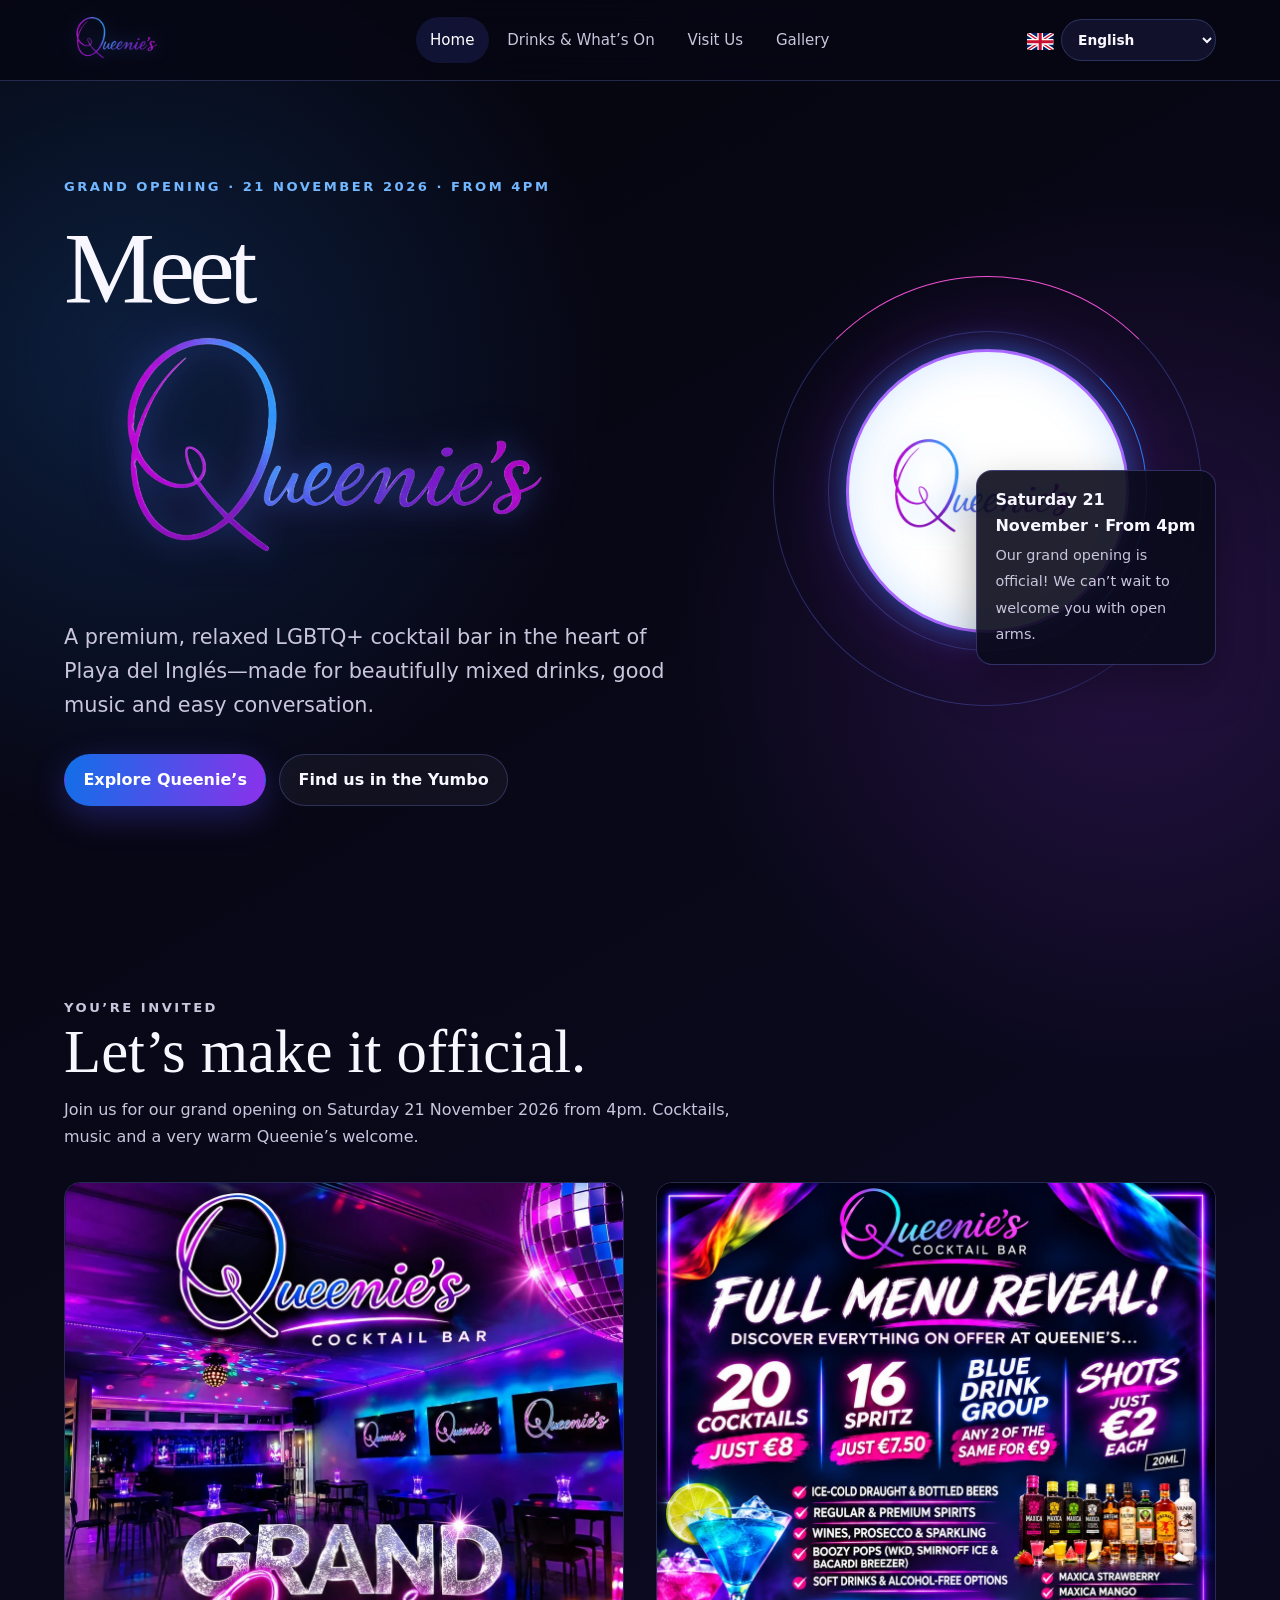
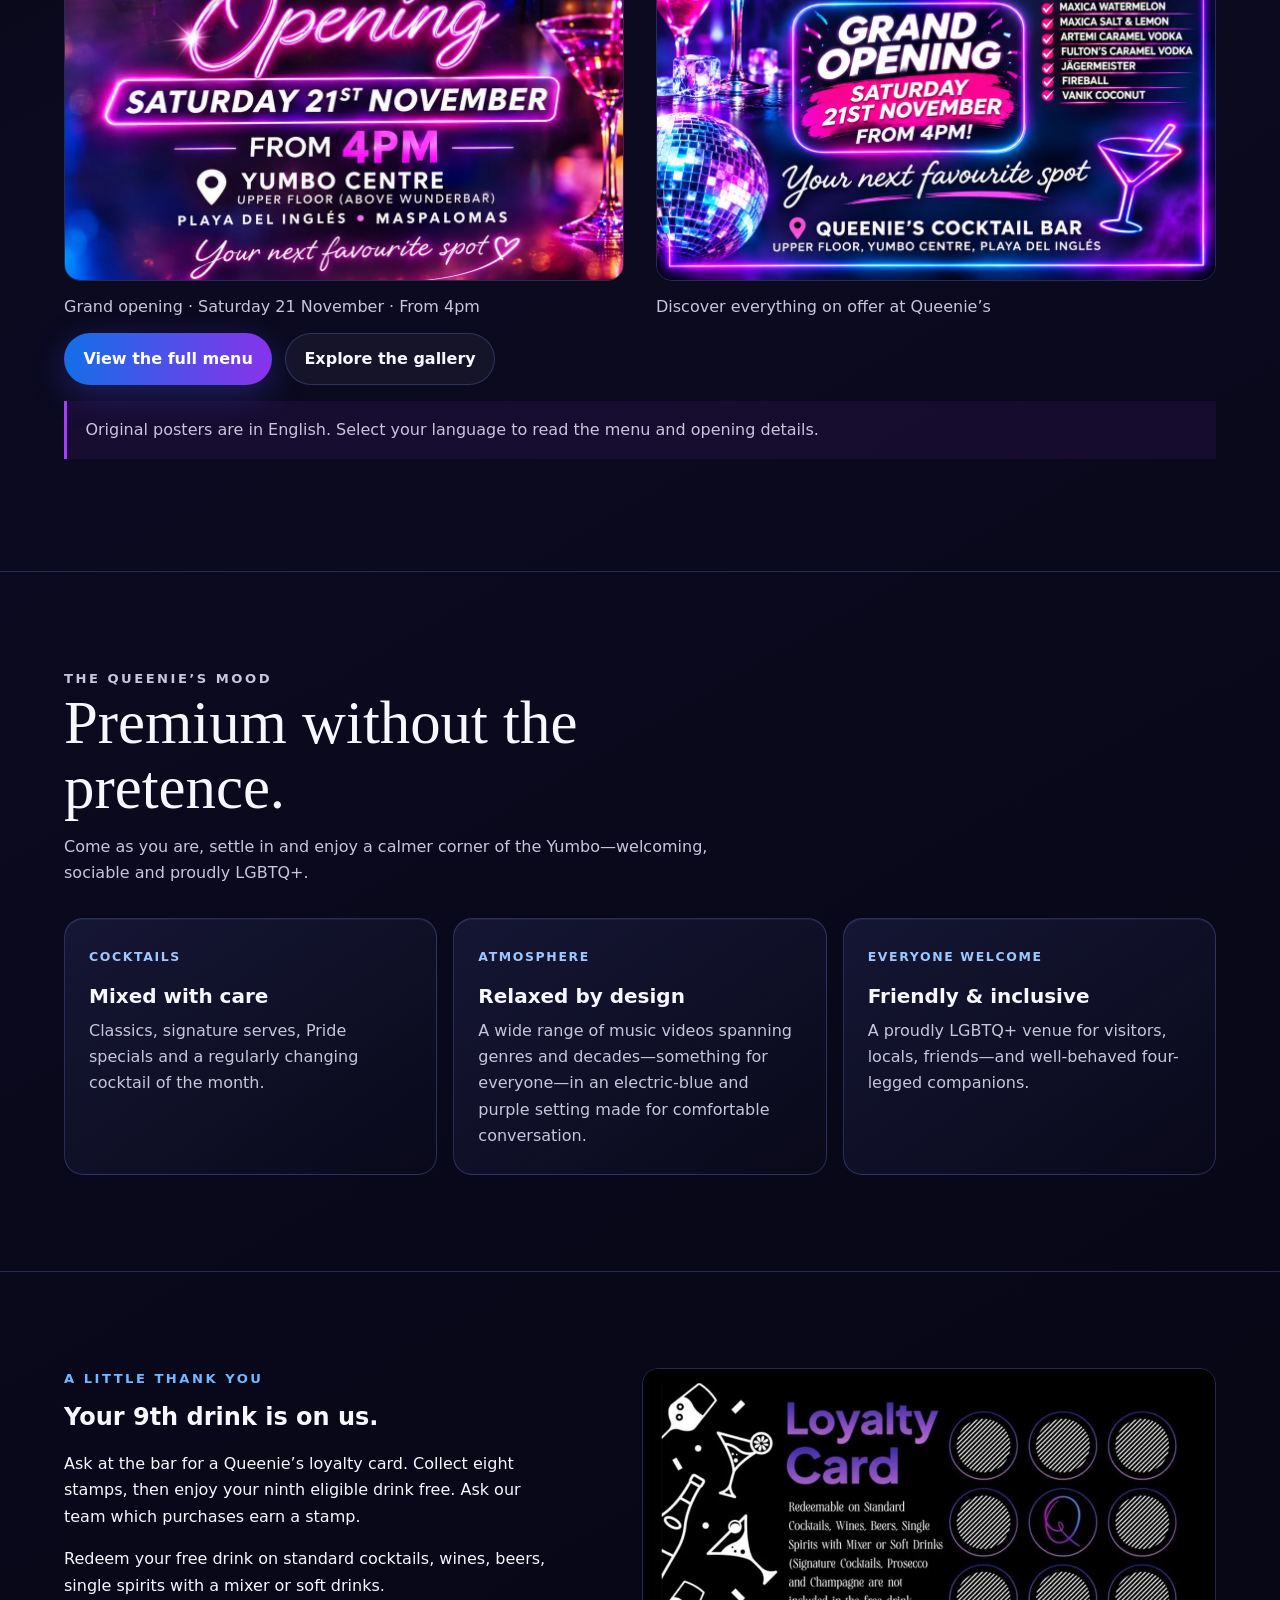
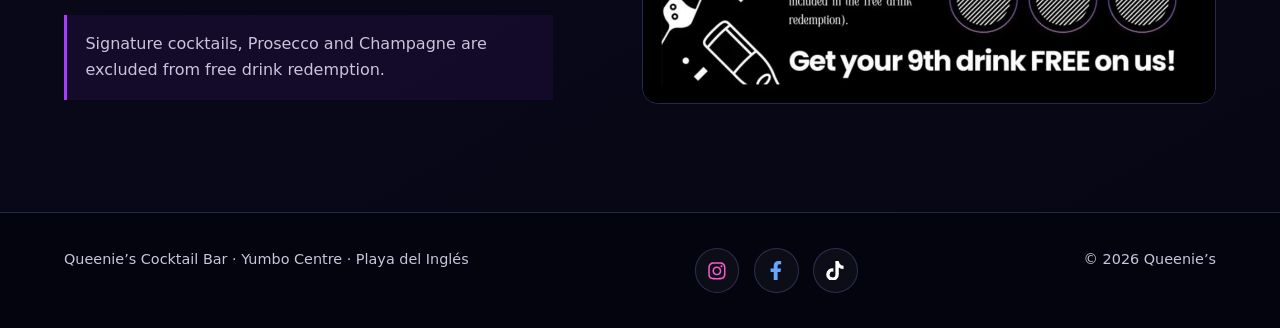
<file: index.html>
<!doctype html>
<html lang="en">
<head>
  <meta charset="utf-8">
  <meta name="viewport" content="width=device-width, initial-scale=1">
  <meta name="description" content="Queenie’s Cocktail Bar — premium cocktails and a relaxed, welcoming atmosphere in the Yumbo Centre, Playa del Inglés.">
  <title>Queenie’s Cocktail Bar | Yumbo Centre</title>
  <link rel="icon" type="image/jpeg" href="queenies-q.jpg">
  <link rel="stylesheet" href="styles.css?v=20261120">
</head>
<body>
  <a class="skip-link" href="#main">Skip to content</a>
  <header class="site-header">
    <div class="nav-wrap">
      <a class="brand" href="index.html" aria-label="Queenie’s home"><img class="brand-logo" src="queenies-logo.png" alt="Queenie’s"></a>
      <div class="header-controls"><label class="language-picker"><span class="visually-hidden">Language</span><span class="language-flag" data-flag aria-hidden="true">🇬🇧</span><select data-language aria-label="Language"><option value="en">English</option><option value="es">Español</option><option value="de">Deutsch</option><option value="fr">Français</option><option value="nl">Nederlands</option></select></label><button class="menu-button" type="button" aria-expanded="false" aria-controls="primary-nav" aria-label="Open navigation">Menu</button></div>
      <nav class="nav-links" id="primary-nav" aria-label="Primary navigation">
        <a href="index.html" aria-current="page">Home</a>
        <a href="drinks.html">Drinks &amp; What’s On</a>
        <a href="visit.html">Visit Us</a>
      <a href="gallery.html">Gallery</a></nav>
    </div>
  </header>

  <main id="main">
    <section class="shell hero">
      <div>
        <p class="eyebrow">Grand opening · 21 November 2026 · From 4pm</p>
        <h1><span class="hero-lead">Meet</span><img class="hero-logo" src="queenies-logo.png" alt="Queenie’s"></h1>
        <p class="hero-copy">A premium, relaxed LGBTQ+ cocktail bar in the heart of Playa del Inglés—made for beautifully mixed drinks, good music and easy conversation.</p>
        <div class="actions">
          <a class="button button-primary" href="drinks.html">Explore Queenie’s</a>
          <a class="button button-secondary" href="visit.html">Find us in the Yumbo</a>
        </div>
      </div>
      <div class="feature-orbit" aria-label="Queenie’s neon Q">
        <div class="q-display"><img class="q-logo" src="queenies-logo.png" alt="Queenie’s logo"></div>
        <div class="status-card"><strong>Saturday 21 November · From 4pm</strong><span>Our grand opening is official! We can’t wait to welcome you with open arms.</span></div>
      </div>
    </section>

<section class="section"><div class="shell"><div class="section-heading"><p class="eyebrow">You’re invited</p><h2>Let’s make it official.</h2><p>Join us for our grand opening on Saturday 21 November 2026 from 4pm. Cocktails, music and a very warm Queenie’s welcome.</p></div><div class="launch-posters"><figure><a href="grand-opening.webp" target="_blank" rel="noopener"><img src="grand-opening.webp" alt="Queenie’s grand opening poster" width="1122" height="1402" loading="lazy"></a><figcaption>Grand opening · Saturday 21 November · From 4pm</figcaption></figure><figure><a href="menu-reveal.webp" target="_blank" rel="noopener"><img src="menu-reveal.webp" alt="Queenie’s full menu reveal poster" width="1122" height="1402" loading="lazy"></a><figcaption>Discover everything on offer at Queenie’s</figcaption></figure></div><div class="actions"><a class="button button-primary" href="drinks.html#menu">View the full menu</a><a class="button button-secondary" href="gallery.html">Explore the gallery</a></div><p class="note">Original posters are in English. Select your language to read the menu and opening details.</p></div></section>
    <section class="section">
      <div class="shell">
        <div class="section-heading"><p class="eyebrow">The Queenie’s mood</p><h2>Premium without the pretence.</h2><p>Come as you are, settle in and enjoy a calmer corner of the Yumbo—welcoming, sociable and proudly LGBTQ+.</p></div>
        <div class="cards">
          <article class="card"><span class="label">Cocktails</span><h3>Mixed with care</h3><p>Classics, signature serves, Pride specials and a regularly changing cocktail of the month.</p></article>
          <article class="card"><span class="label">Atmosphere</span><h3>Relaxed by design</h3><p>A wide range of music videos spanning genres and decades—something for everyone—in an electric-blue and purple setting made for comfortable conversation.</p></article>
          <article class="card"><span class="label">Everyone welcome</span><h3>Friendly &amp; inclusive</h3><p>A proudly LGBTQ+ venue for visitors, locals, friends—and well-behaved four-legged companions.</p></article>
        </div>
      </div>
    </section>

<section class="section" id="loyalty"><div class="shell split loyalty"><div><p class="eyebrow">A little thank you</p><h2>Your 9th drink is on us.</h2><p>Ask at the bar for a Queenie’s loyalty card. Collect eight stamps, then enjoy your ninth eligible drink free. Ask our team which purchases earn a stamp.</p><p>Redeem your free drink on standard cocktails, wines, beers, single spirits with a mixer or soft drinks.</p><p class="note">Signature cocktails, Prosecco and Champagne are excluded from free drink redemption.</p></div><a href="loyalty-card.webp" target="_blank" rel="noopener"><img src="loyalty-card.webp" alt="Queenie’s loyalty card: get your ninth drink free" width="1000" height="600" loading="lazy"></a></div></section>
  </main>

  <footer class="site-footer"><div class="footer-wrap"><p>Queenie’s Cocktail Bar · Yumbo Centre · Playa del Inglés</p><nav class="footer-social" aria-label="Social media"><a class="social-icon-link instagram" href="https://www.instagram.com/queeniesyumbo/" target="_blank" rel="noopener noreferrer" aria-label="Queenie’s on Instagram"><svg viewBox="0 0 448 512" aria-hidden="true"><path d="M224.1 141c-63.6 0-114.9 51.3-114.9 114.9s51.3 114.9 114.9 114.9S339 319.5 339 255.9 287.7 141 224.1 141zm0 189.6c-41.1 0-74.7-33.5-74.7-74.7s33.5-74.7 74.7-74.7 74.7 33.5 74.7 74.7-33.6 74.7-74.7 74.7zm146.4-194.3c0 14.9-12 26.8-26.8 26.8-14.9 0-26.8-12-26.8-26.8s12-26.8 26.8-26.8 26.8 12 26.8 26.8zm76.1 27.2c-1.7-35.9-9.9-67.7-36.2-93.9-26.2-26.2-58-34.4-93.9-36.2-37-2.1-147.9-2.1-184.9 0-35.8 1.7-67.6 9.9-93.9 36.1s-34.4 58-36.2 93.9c-2.1 37-2.1 147.9 0 184.9 1.7 35.9 9.9 67.7 36.2 93.9s58 34.4 93.9 36.2c37 2.1 147.9 2.1 184.9 0 35.9-1.7 67.7-9.9 93.9-36.2 26.2-26.2 34.4-58 36.2-93.9 2.1-37 2.1-147.8 0-184.8zM398.8 388c-7.8 19.6-22.9 34.7-42.6 42.6-29.5 11.7-99.5 9-132.1 9s-102.7 2.6-132.1-9c-19.6-7.8-34.7-22.9-42.6-42.6-11.7-29.5-9-99.5-9-132.1s-2.6-102.7 9-132.1c7.8-19.6 22.9-34.7 42.6-42.6 29.5-11.7 99.5-9 132.1-9s102.7-2.6 132.1 9c19.6 7.8 34.7 22.9 42.6 42.6 11.7 29.5 9 99.5 9 132.1s2.7 102.7-9 132.1z"/></svg></a><a class="social-icon-link facebook" href="https://www.facebook.com/QueeniesYumbo" target="_blank" rel="noopener noreferrer" aria-label="Queenie’s on Facebook"><svg viewBox="0 0 320 512" aria-hidden="true"><path d="M279.14 288l14.22-92.66h-88.91v-60.13c0-25.35 12.42-50.06 52.24-50.06h40.42V6.26S260.43 0 225.36 0c-73.22 0-121.08 44.38-121.08 124.72v70.62H22.89V288h81.39v224h100.17V288z"/></svg></a><a class="social-icon-link tiktok" href="https://www.tiktok.com/@queeniesyumbo" target="_blank" rel="noopener noreferrer" aria-label="Queenie’s on TikTok"><svg viewBox="0 0 448 512" aria-hidden="true"><path d="M448 209.91a210.06 210.06 0 0 1-122.77-39.25v178.72A162.55 162.55 0 1 1 185 188.31v89.89a74.62 74.62 0 1 0 52.23 71.18V0h88a121.18 121.18 0 0 0 1.86 22.17A122.18 122.18 0 0 0 381 102.39a121.43 121.43 0 0 0 67 20.14Z"/></svg></a></nav><p>© <span data-year></span> Queenie’s</p></div></footer>
  <script src="launch.js?v=20261120"></script><script src="site.js?v=20261120"></script>
</body>
</html>
</file>
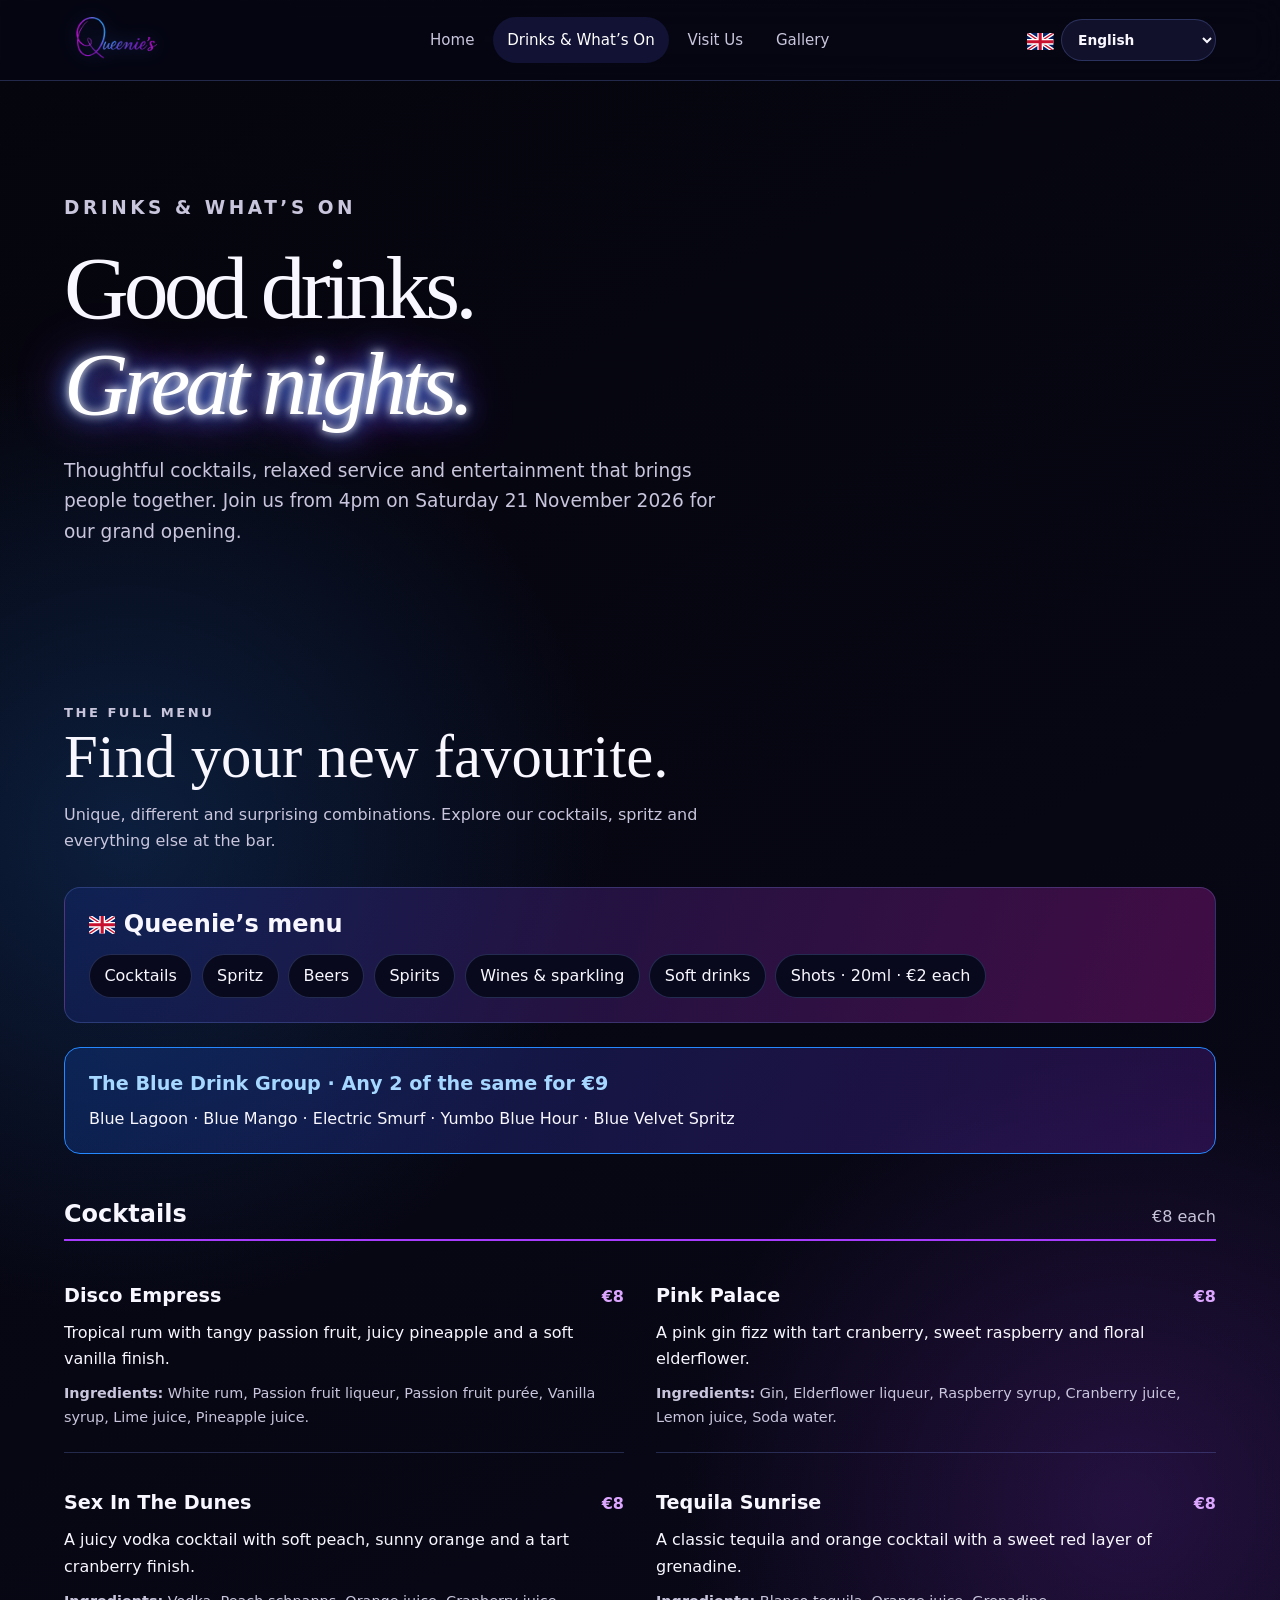
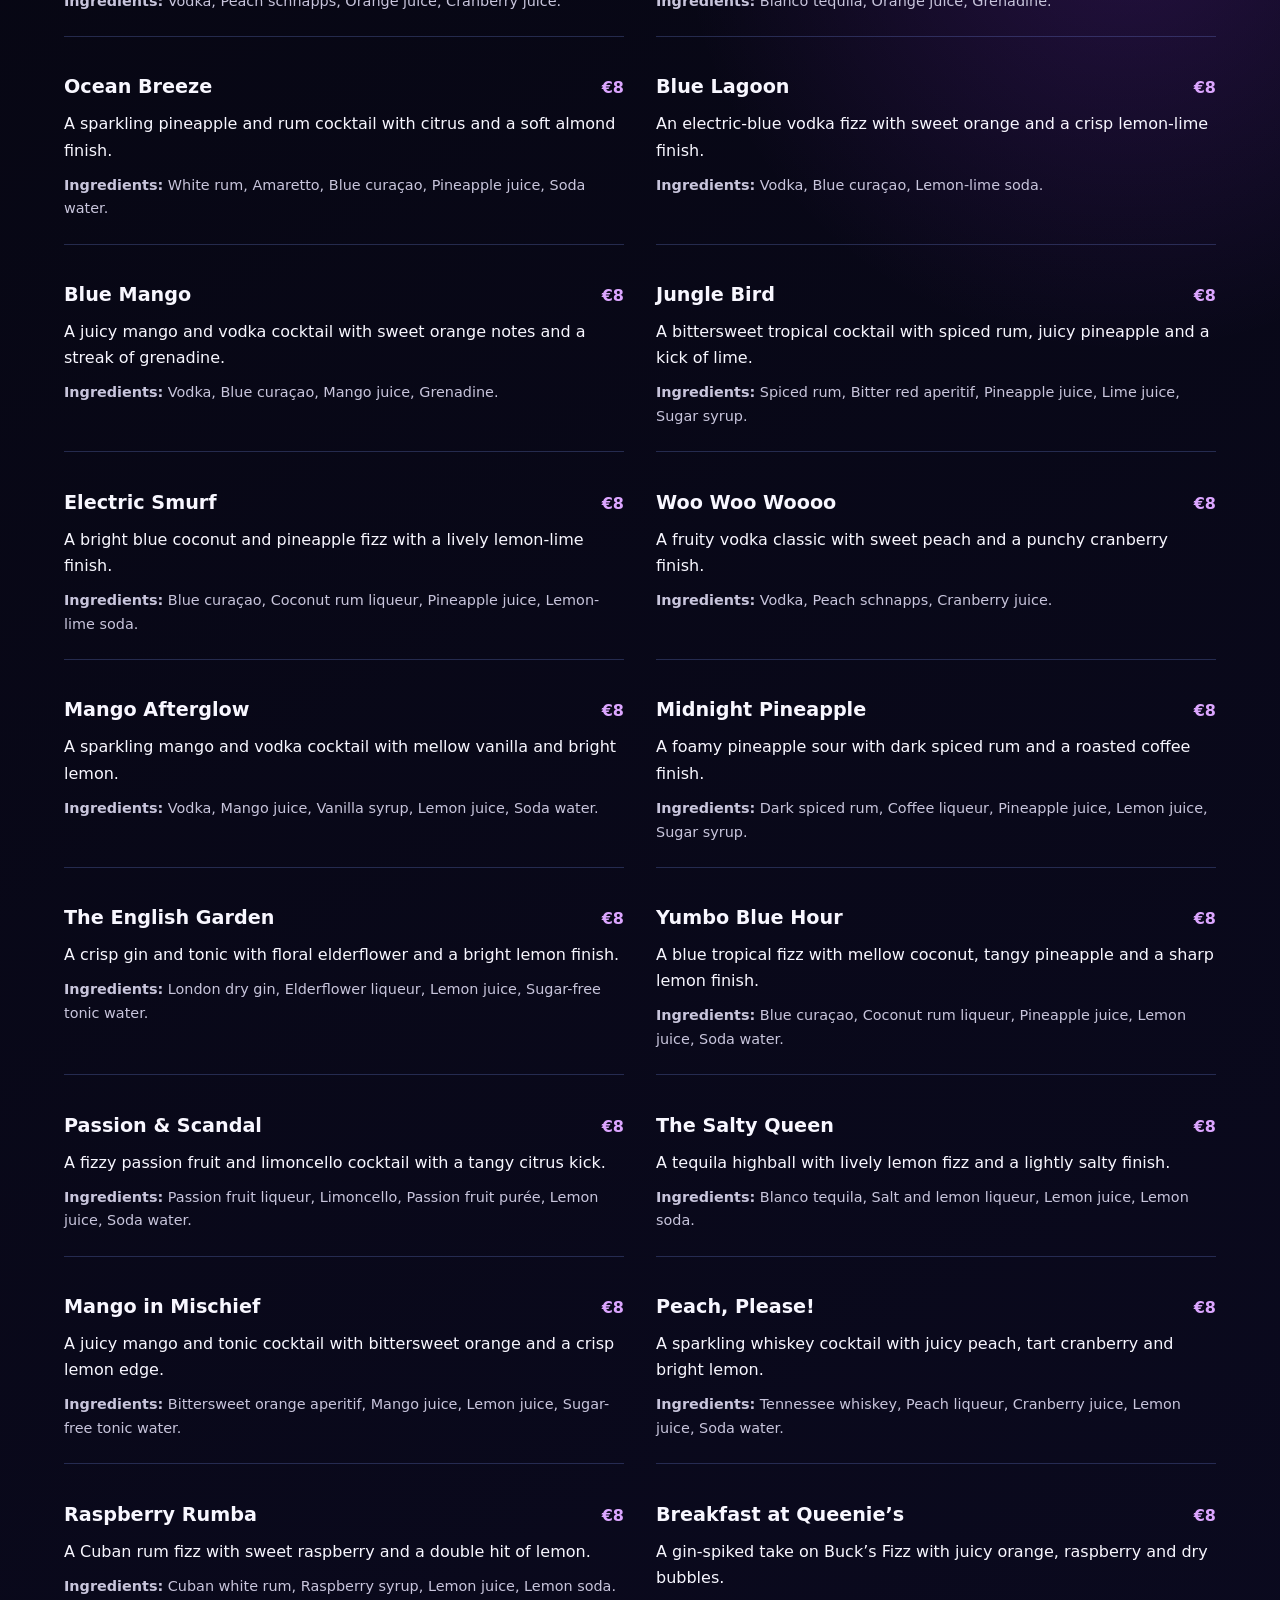
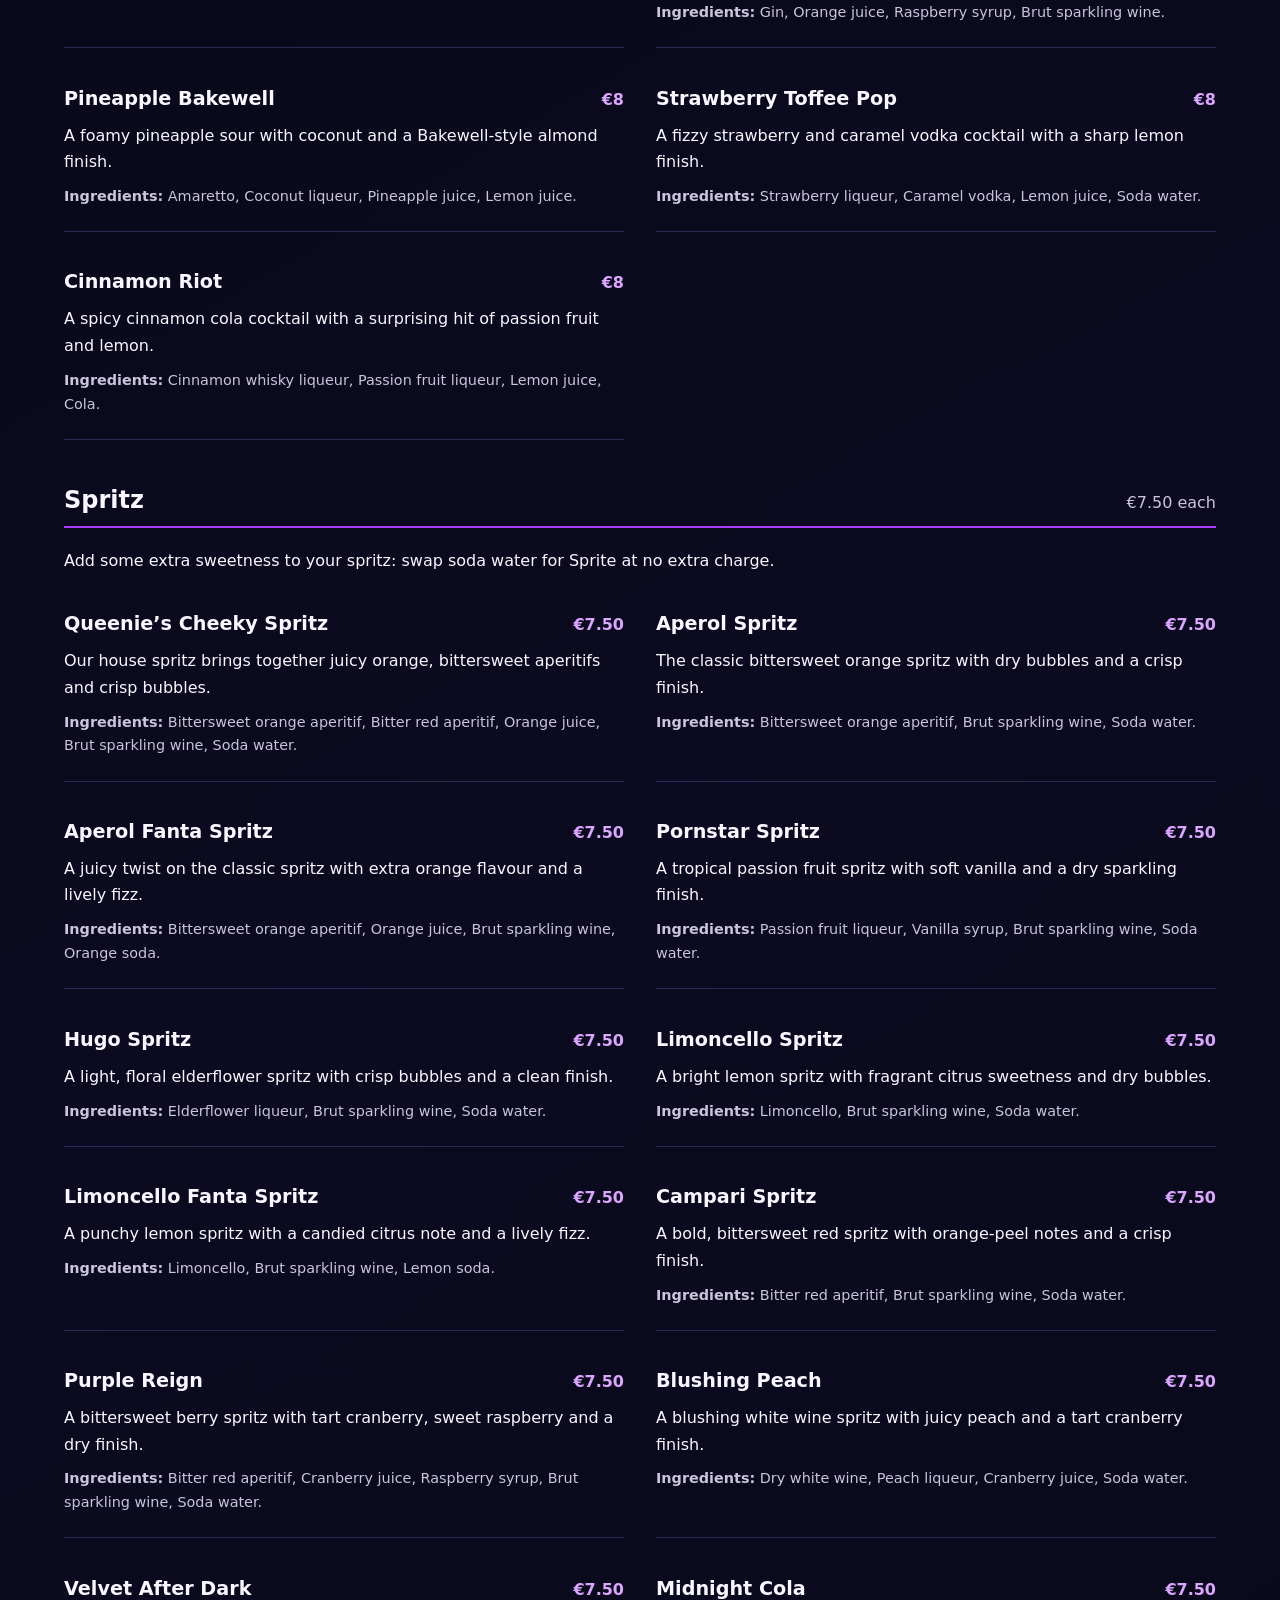
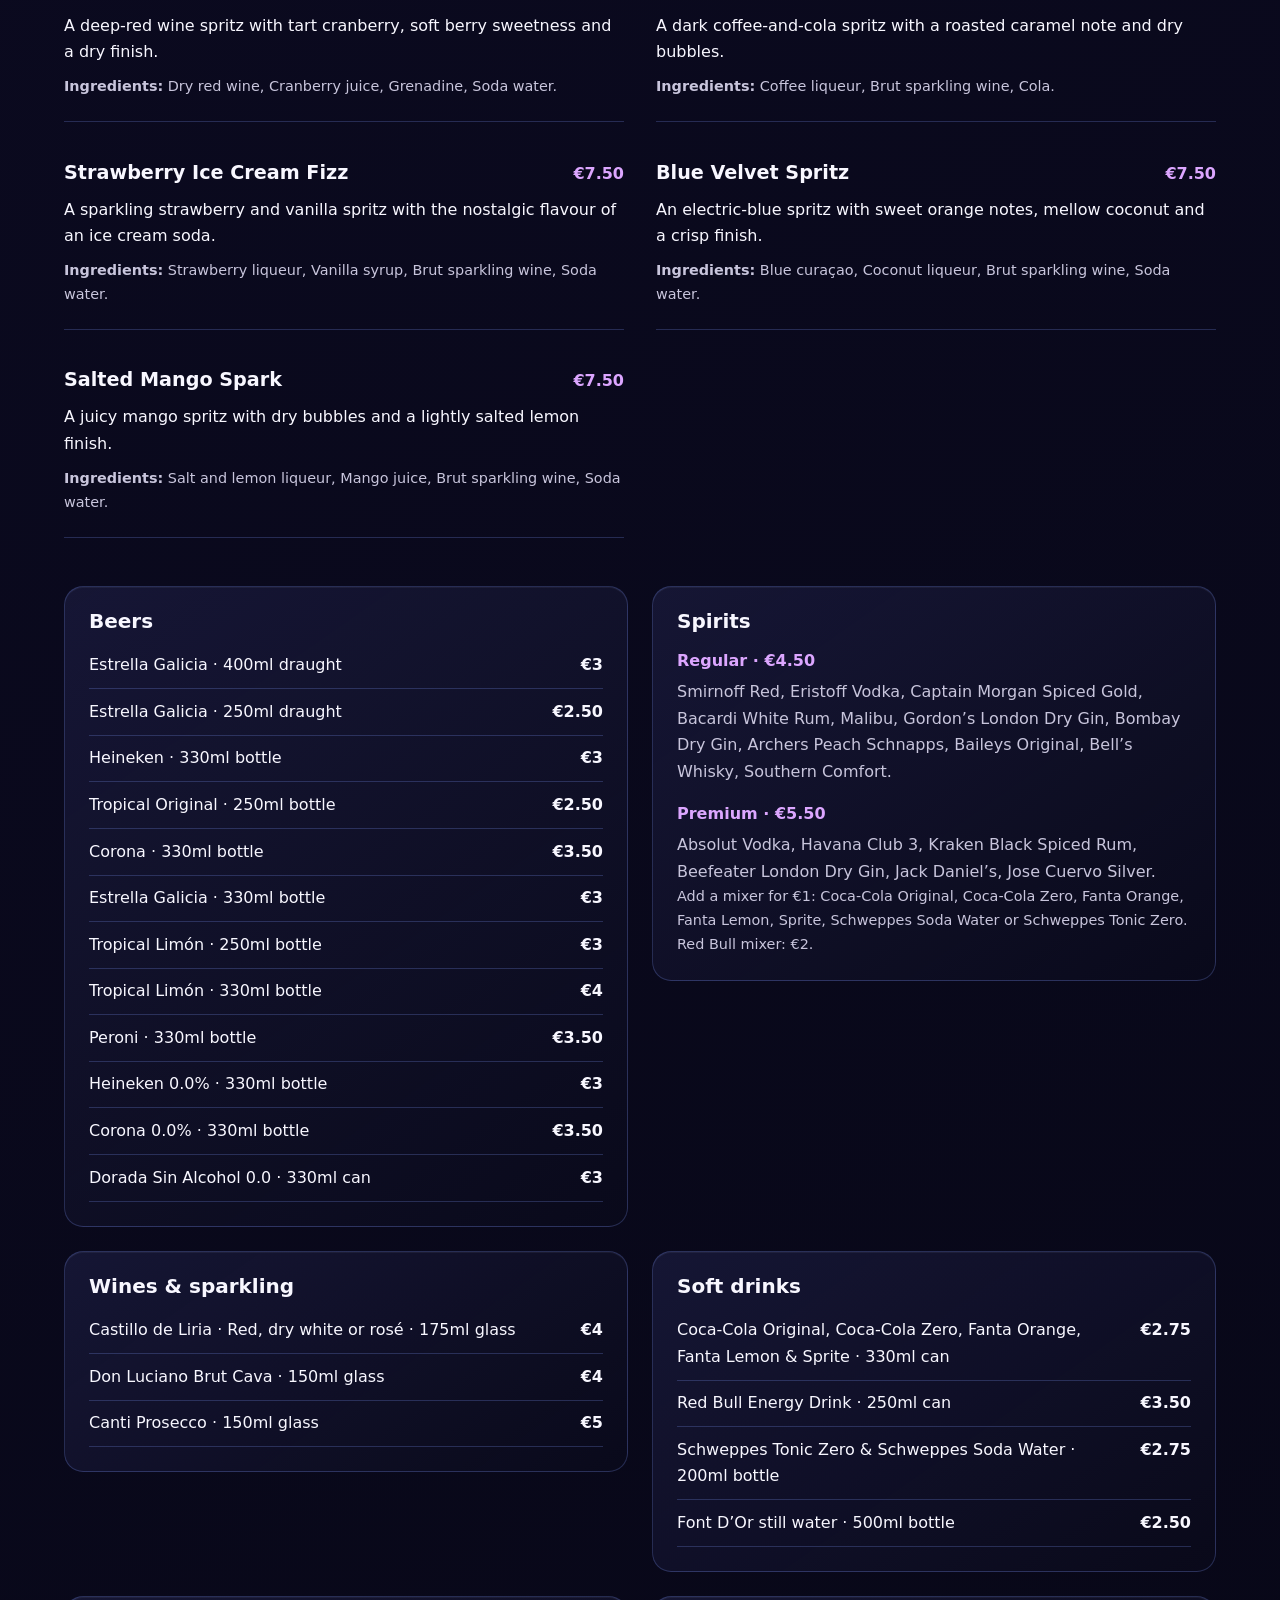
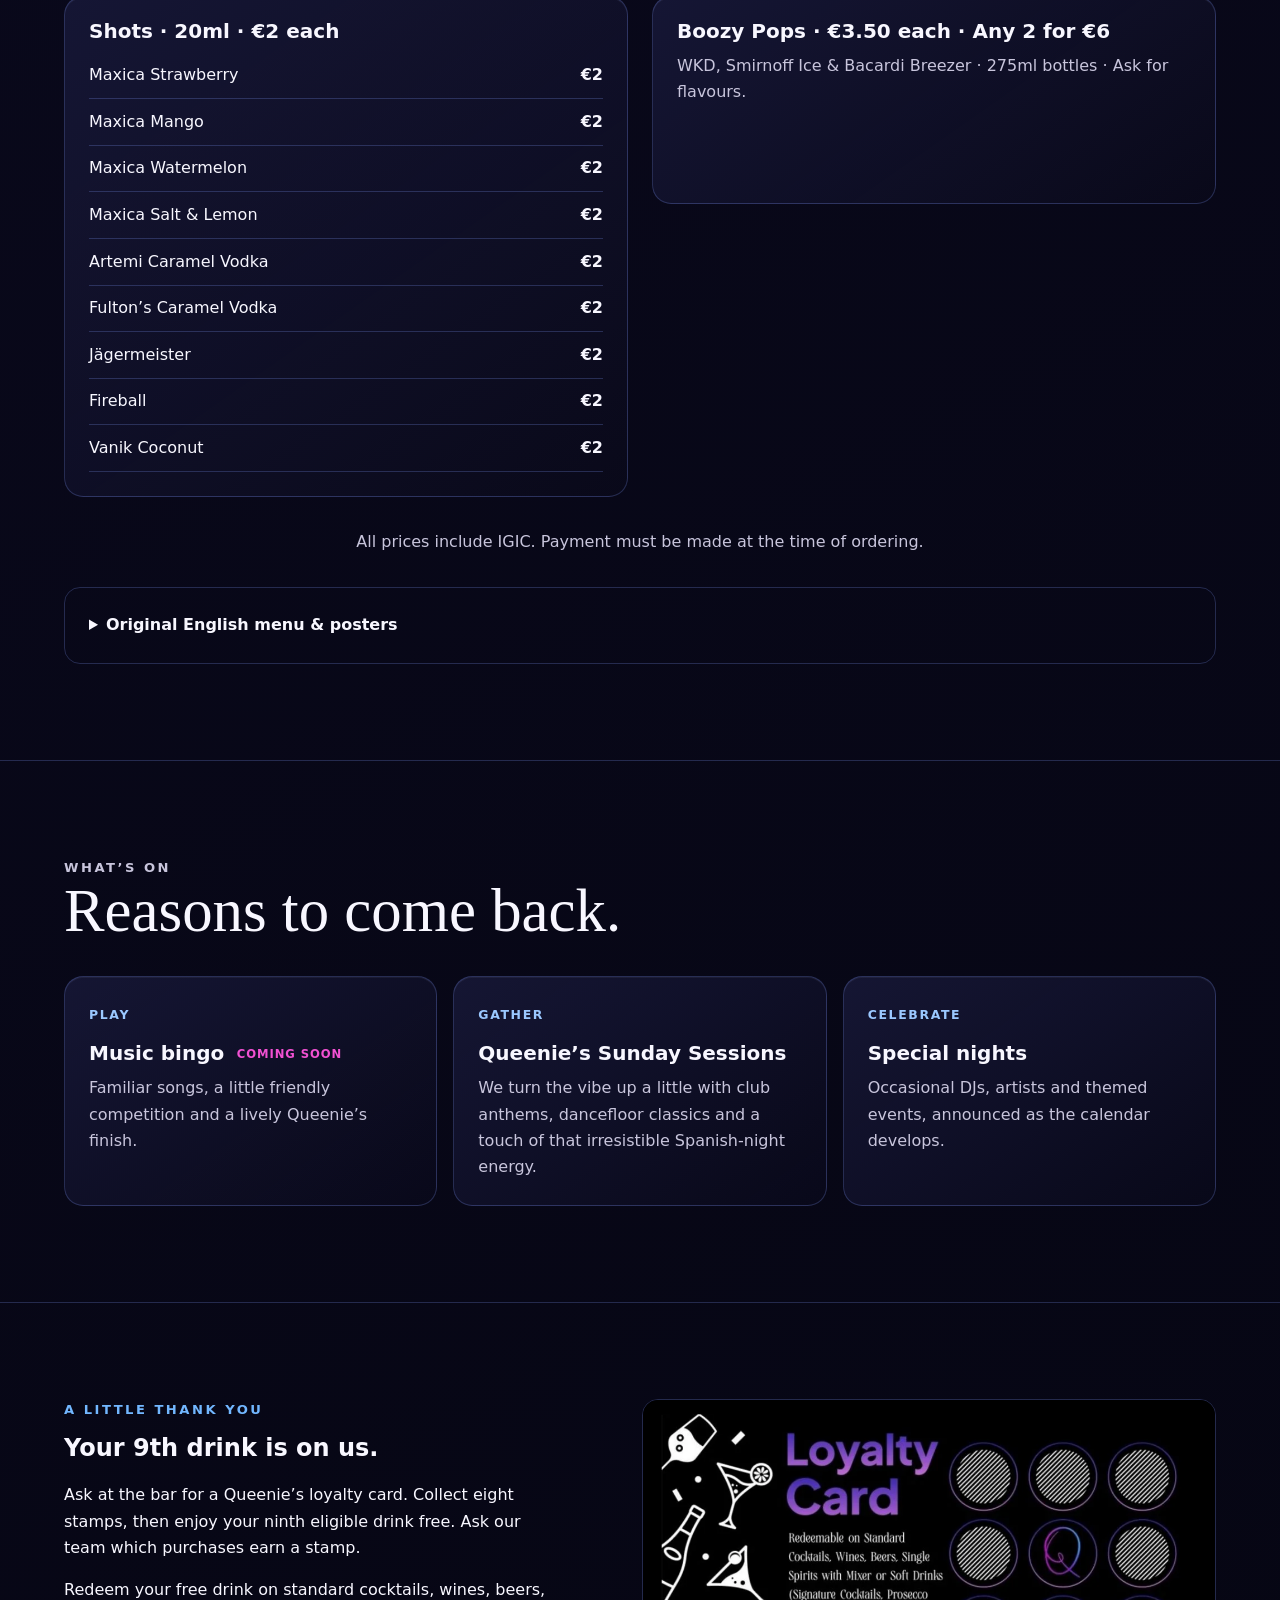
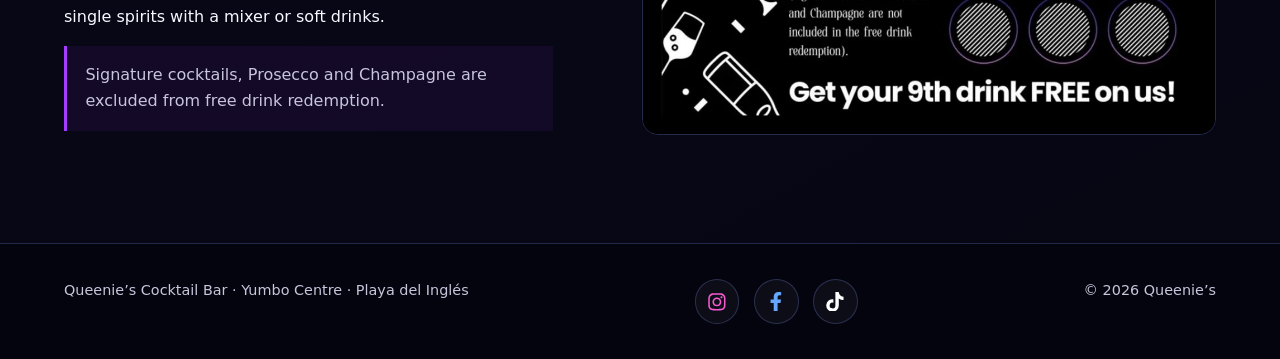
<file: drinks.html>
<!doctype html>
<html lang="en">
<head>
  <meta charset="utf-8">
  <meta name="viewport" content="width=device-width, initial-scale=1">
  <meta name="description" content="Explore our cocktail menu and opening updates for Queenie’s Cocktail Bar in the Yumbo Centre.">
  <title>Drinks &amp; What’s On | Queenie’s</title>
  <link rel="icon" type="image/jpeg" href="queenies-q.jpg">
  <link rel="stylesheet" href="styles.css?v=20261120">
</head>
<body>
  <a class="skip-link" href="#main">Skip to content</a>
  <header class="site-header"><div class="nav-wrap"><a class="brand" href="index.html" aria-label="Queenie’s home"><img class="brand-logo" src="queenies-logo.png" alt="Queenie’s"></a><div class="header-controls"><label class="language-picker"><span class="visually-hidden">Language</span><span class="language-flag" data-flag aria-hidden="true">🇬🇧</span><select data-language aria-label="Language"><option value="en">English</option><option value="es">Español</option><option value="de">Deutsch</option><option value="fr">Français</option><option value="nl">Nederlands</option></select></label><button class="menu-button" type="button" aria-expanded="false" aria-controls="primary-nav" aria-label="Open navigation">Menu</button></div><nav class="nav-links" id="primary-nav" aria-label="Primary navigation"><a href="index.html">Home</a><a href="drinks.html" aria-current="page">Drinks &amp; What’s On</a><a href="visit.html">Visit Us</a><a href="gallery.html">Gallery</a></nav></div></header>

  <main id="main">
    <section class="shell page-hero"><p class="eyebrow">Drinks &amp; What’s On</p><h1>Good drinks. <span class="neon-word">Great nights.</span></h1><p>Thoughtful cocktails, relaxed service and entertainment that brings people together. Join us from 4pm on Saturday 21 November 2026 for our grand opening.</p></section>

<section class="section" id="menu"><div class="shell"><div class="section-heading"><p class="eyebrow">The full menu</p><h2>Find your new favourite.</h2><p>Unique, different and surprising combinations. Explore our cocktails, spritz and everything else at the bar.</p></div><div id="full-menu" data-localized></div><noscript><p>View the original menu sheets below. Enable JavaScript for the translated menu.</p></noscript><details class="original-menu"><summary>Original English menu &amp; posters</summary><p>These are the original English artworks. The readable menu above changes with your selected language.</p><div class="menu-artworks"><a href="menu-cocktails.jpg" target="_blank" rel="noopener"><img src="menu-cocktails.jpg" alt="Original English cocktail menu" loading="lazy" width="1080" height="1527"></a><a href="menu-spritz.jpg" target="_blank" rel="noopener"><img src="menu-spritz.jpg" alt="Original English spritz and drinks menu" loading="lazy" width="1080" height="1527"></a><a href="shots.webp" target="_blank" rel="noopener"><img src="shots.webp" alt="Queenie’s shots: €2 each, 20ml" loading="lazy" width="1055" height="1491"></a></div></details></div></section>
    <section class="section"><div class="shell"><div class="section-heading"><p class="eyebrow">What’s on</p><h2>Reasons to come back.</h2></div><div class="cards"><article class="card"><span class="label">Play</span><h3>Music bingo <small class="coming-soon">Coming soon</small></h3><p>Familiar songs, a little friendly competition and a lively Queenie’s finish.</p></article><article class="card"><span class="label">Gather</span><h3>Queenie’s Sunday Sessions</h3><p>We turn the vibe up a little with club anthems, dancefloor classics and a touch of that irresistible Spanish-night energy.</p></article><article class="card"><span class="label">Celebrate</span><h3>Special nights</h3><p>Occasional DJs, artists and themed events, announced as the calendar develops.</p></article></div></div></section>

<section class="section" id="loyalty"><div class="shell split loyalty"><div><p class="eyebrow">A little thank you</p><h2>Your 9th drink is on us.</h2><p>Ask at the bar for a Queenie’s loyalty card. Collect eight stamps, then enjoy your ninth eligible drink free. Ask our team which purchases earn a stamp.</p><p>Redeem your free drink on standard cocktails, wines, beers, single spirits with a mixer or soft drinks.</p><p class="note">Signature cocktails, Prosecco and Champagne are excluded from free drink redemption.</p></div><a href="loyalty-card.webp" target="_blank" rel="noopener"><img src="loyalty-card.webp" alt="Queenie’s loyalty card: get your ninth drink free" width="1000" height="600" loading="lazy"></a></div></section>
  </main>

  <footer class="site-footer"><div class="footer-wrap"><p>Queenie’s Cocktail Bar · Yumbo Centre · Playa del Inglés</p><nav class="footer-social" aria-label="Social media"><a class="social-icon-link instagram" href="https://www.instagram.com/queeniesyumbo/" target="_blank" rel="noopener noreferrer" aria-label="Queenie’s on Instagram"><svg viewBox="0 0 448 512" aria-hidden="true"><use href="index.html#instagram-icon"/></svg></a><a class="social-icon-link facebook" href="https://www.facebook.com/QueeniesYumbo" target="_blank" rel="noopener noreferrer" aria-label="Queenie’s on Facebook"><svg viewBox="0 0 320 512" aria-hidden="true"><path d="M279.14 288l14.22-92.66h-88.91v-60.13c0-25.35 12.42-50.06 52.24-50.06h40.42V6.26S260.43 0 225.36 0c-73.22 0-121.08 44.38-121.08 124.72v70.62H22.89V288h81.39v224h100.17V288z"/></svg></a><a class="social-icon-link tiktok" href="https://www.tiktok.com/@queeniesyumbo" target="_blank" rel="noopener noreferrer" aria-label="Queenie’s on TikTok"><svg viewBox="0 0 448 512" aria-hidden="true"><path d="M448 209.91a210.06 210.06 0 0 1-122.77-39.25v178.72A162.55 162.55 0 1 1 185 188.31v89.89a74.62 74.62 0 1 0 52.23 71.18V0h88a121.18 121.18 0 0 0 1.86 22.17A122.18 122.18 0 0 0 381 102.39a121.43 121.43 0 0 0 67 20.14Z"/></svg></a></nav><p>© <span data-year></span> Queenie’s</p></div></footer>
  <script src="launch.js?v=20261120"></script><script src="site.js?v=20261120"></script>
</body>
</html>
</file>
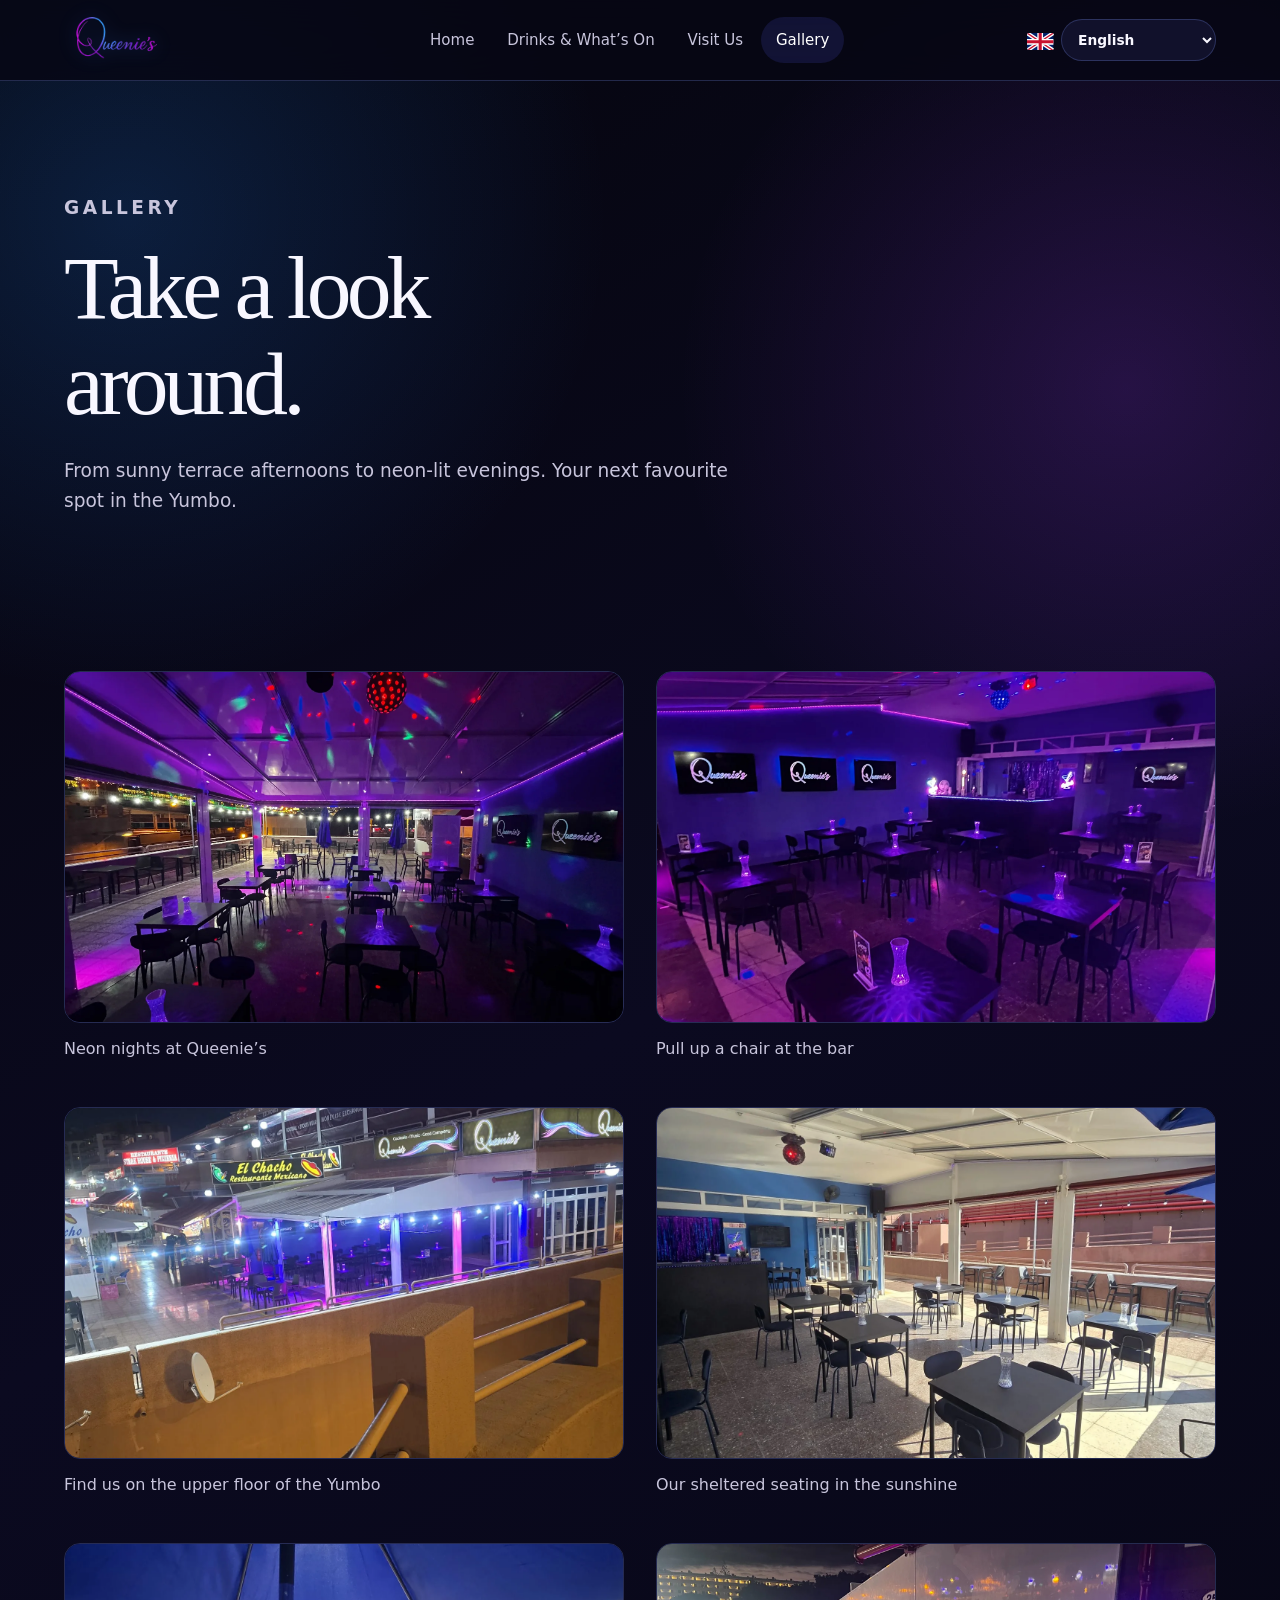
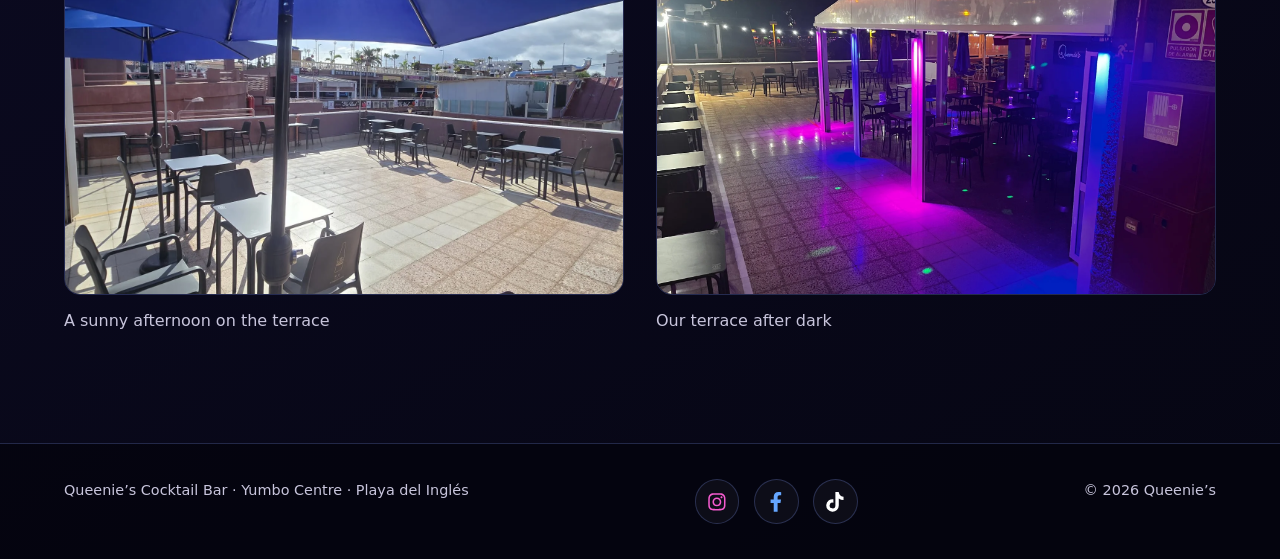
<file: gallery.html>
<!doctype html>
<html lang="en"><head><meta charset="utf-8"><meta name="viewport" content="width=device-width, initial-scale=1"><meta name="description" content="Take a look around Queenie’s Cocktail Bar, from our neon-lit bar to our sunny Yumbo terrace."><title>Gallery | Queenie’s</title><link rel="icon" type="image/jpeg" href="queenies-q.jpg"><link rel="stylesheet" href="styles.css?v=20261120"></head><body><a class="skip-link" href="#main">Skip to content</a>
  <header class="site-header">
    <div class="nav-wrap">
      <a class="brand" href="index.html" aria-label="Queenie’s home"><img class="brand-logo" src="queenies-logo.png" alt="Queenie’s"></a>
      <div class="header-controls"><label class="language-picker"><span class="visually-hidden">Language</span><span class="language-flag" data-flag aria-hidden="true">🇬🇧</span><select data-language aria-label="Language"><option value="en">English</option><option value="es">Español</option><option value="de">Deutsch</option><option value="fr">Français</option><option value="nl">Nederlands</option></select></label><button class="menu-button" type="button" aria-expanded="false" aria-controls="primary-nav" aria-label="Open navigation">Menu</button></div>
      <nav class="nav-links" id="primary-nav" aria-label="Primary navigation">
        <a href="index.html">Home</a>
        <a href="drinks.html">Drinks &amp; What’s On</a>
        <a href="visit.html">Visit Us</a>
      <a href="gallery.html" aria-current="page">Gallery</a></nav>
    </div>
  </header>
<main id="main"><section class="shell page-hero"><p class="eyebrow">Gallery</p><h1>Take a look around.</h1><p>From sunny terrace afternoons to neon-lit evenings. Your next favourite spot in the Yumbo.</p></section><section class="section"><div class="shell gallery-grid">
<figure><a href="venue-1.webp" target="_blank" rel="noopener" data-photo><img src="venue-1.webp" alt="Neon nights at Queenie’s" loading="lazy" width="900" height="675"></a><figcaption>Neon nights at Queenie’s</figcaption></figure>
<figure><a href="venue-2.webp" target="_blank" rel="noopener" data-photo><img src="venue-2.webp" alt="Pull up a chair at the bar" loading="lazy" width="900" height="675"></a><figcaption>Pull up a chair at the bar</figcaption></figure>
<figure><a href="venue-3.webp" target="_blank" rel="noopener" data-photo><img src="venue-3.webp" alt="Find us on the upper floor of the Yumbo" loading="lazy" width="900" height="675"></a><figcaption>Find us on the upper floor of the Yumbo</figcaption></figure>
<figure><a href="venue-4.webp" target="_blank" rel="noopener" data-photo><img src="venue-4.webp" alt="Our sheltered seating in the sunshine" loading="lazy" width="900" height="675"></a><figcaption>Our sheltered seating in the sunshine</figcaption></figure>
<figure><a href="venue-5.webp" target="_blank" rel="noopener" data-photo><img src="venue-5.webp" alt="A sunny afternoon on the terrace" loading="lazy" width="900" height="675"></a><figcaption>A sunny afternoon on the terrace</figcaption></figure>
<figure><a href="venue-6.webp" target="_blank" rel="noopener" data-photo><img src="venue-6.webp" alt="Our terrace after dark" loading="lazy" width="900" height="675"></a><figcaption>Our terrace after dark</figcaption></figure>
</div></section></main><dialog class="photo-dialog" aria-label="Venue photo"><form method="dialog"><button class="button button-secondary" autofocus>Close photo</button></form><img alt=""><p></p></dialog>
  <footer class="site-footer"><div class="footer-wrap"><p>Queenie’s Cocktail Bar · Yumbo Centre · Playa del Inglés</p><nav class="footer-social" aria-label="Social media"><a class="social-icon-link instagram" href="https://www.instagram.com/queeniesyumbo/" target="_blank" rel="noopener noreferrer" aria-label="Queenie’s on Instagram"><svg viewBox="0 0 448 512" aria-hidden="true"><path d="M224.1 141c-63.6 0-114.9 51.3-114.9 114.9s51.3 114.9 114.9 114.9S339 319.5 339 255.9 287.7 141 224.1 141zm0 189.6c-41.1 0-74.7-33.5-74.7-74.7s33.5-74.7 74.7-74.7 74.7 33.5 74.7 74.7-33.6 74.7-74.7 74.7zm146.4-194.3c0 14.9-12 26.8-26.8 26.8-14.9 0-26.8-12-26.8-26.8s12-26.8 26.8-26.8 26.8 12 26.8 26.8zm76.1 27.2c-1.7-35.9-9.9-67.7-36.2-93.9-26.2-26.2-58-34.4-93.9-36.2-37-2.1-147.9-2.1-184.9 0-35.8 1.7-67.6 9.9-93.9 36.1s-34.4 58-36.2 93.9c-2.1 37-2.1 147.9 0 184.9 1.7 35.9 9.9 67.7 36.2 93.9s58 34.4 93.9 36.2c37 2.1 147.9 2.1 184.9 0 35.9-1.7 67.7-9.9 93.9-36.2 26.2-26.2 34.4-58 36.2-93.9 2.1-37 2.1-147.8 0-184.8zM398.8 388c-7.8 19.6-22.9 34.7-42.6 42.6-29.5 11.7-99.5 9-132.1 9s-102.7 2.6-132.1-9c-19.6-7.8-34.7-22.9-42.6-42.6-11.7-29.5-9-99.5-9-132.1s-2.6-102.7 9-132.1c7.8-19.6 22.9-34.7 42.6-42.6 29.5-11.7 99.5-9 132.1-9s102.7-2.6 132.1 9c19.6 7.8 34.7 22.9 42.6 42.6 11.7 29.5 9 99.5 9 132.1s2.7 102.7-9 132.1z"/></svg></a><a class="social-icon-link facebook" href="https://www.facebook.com/QueeniesYumbo" target="_blank" rel="noopener noreferrer" aria-label="Queenie’s on Facebook"><svg viewBox="0 0 320 512" aria-hidden="true"><path d="M279.14 288l14.22-92.66h-88.91v-60.13c0-25.35 12.42-50.06 52.24-50.06h40.42V6.26S260.43 0 225.36 0c-73.22 0-121.08 44.38-121.08 124.72v70.62H22.89V288h81.39v224h100.17V288z"/></svg></a><a class="social-icon-link tiktok" href="https://www.tiktok.com/@queeniesyumbo" target="_blank" rel="noopener noreferrer" aria-label="Queenie’s on TikTok"><svg viewBox="0 0 448 512" aria-hidden="true"><path d="M448 209.91a210.06 210.06 0 0 1-122.77-39.25v178.72A162.55 162.55 0 1 1 185 188.31v89.89a74.62 74.62 0 1 0 52.23 71.18V0h88a121.18 121.18 0 0 0 1.86 22.17A122.18 122.18 0 0 0 381 102.39a121.43 121.43 0 0 0 67 20.14Z"/></svg></a></nav><p>© <span data-year></span> Queenie’s</p></div></footer><script src="launch.js?v=20261120"></script><script src="site.js?v=20261120"></script></body></html>
</file>
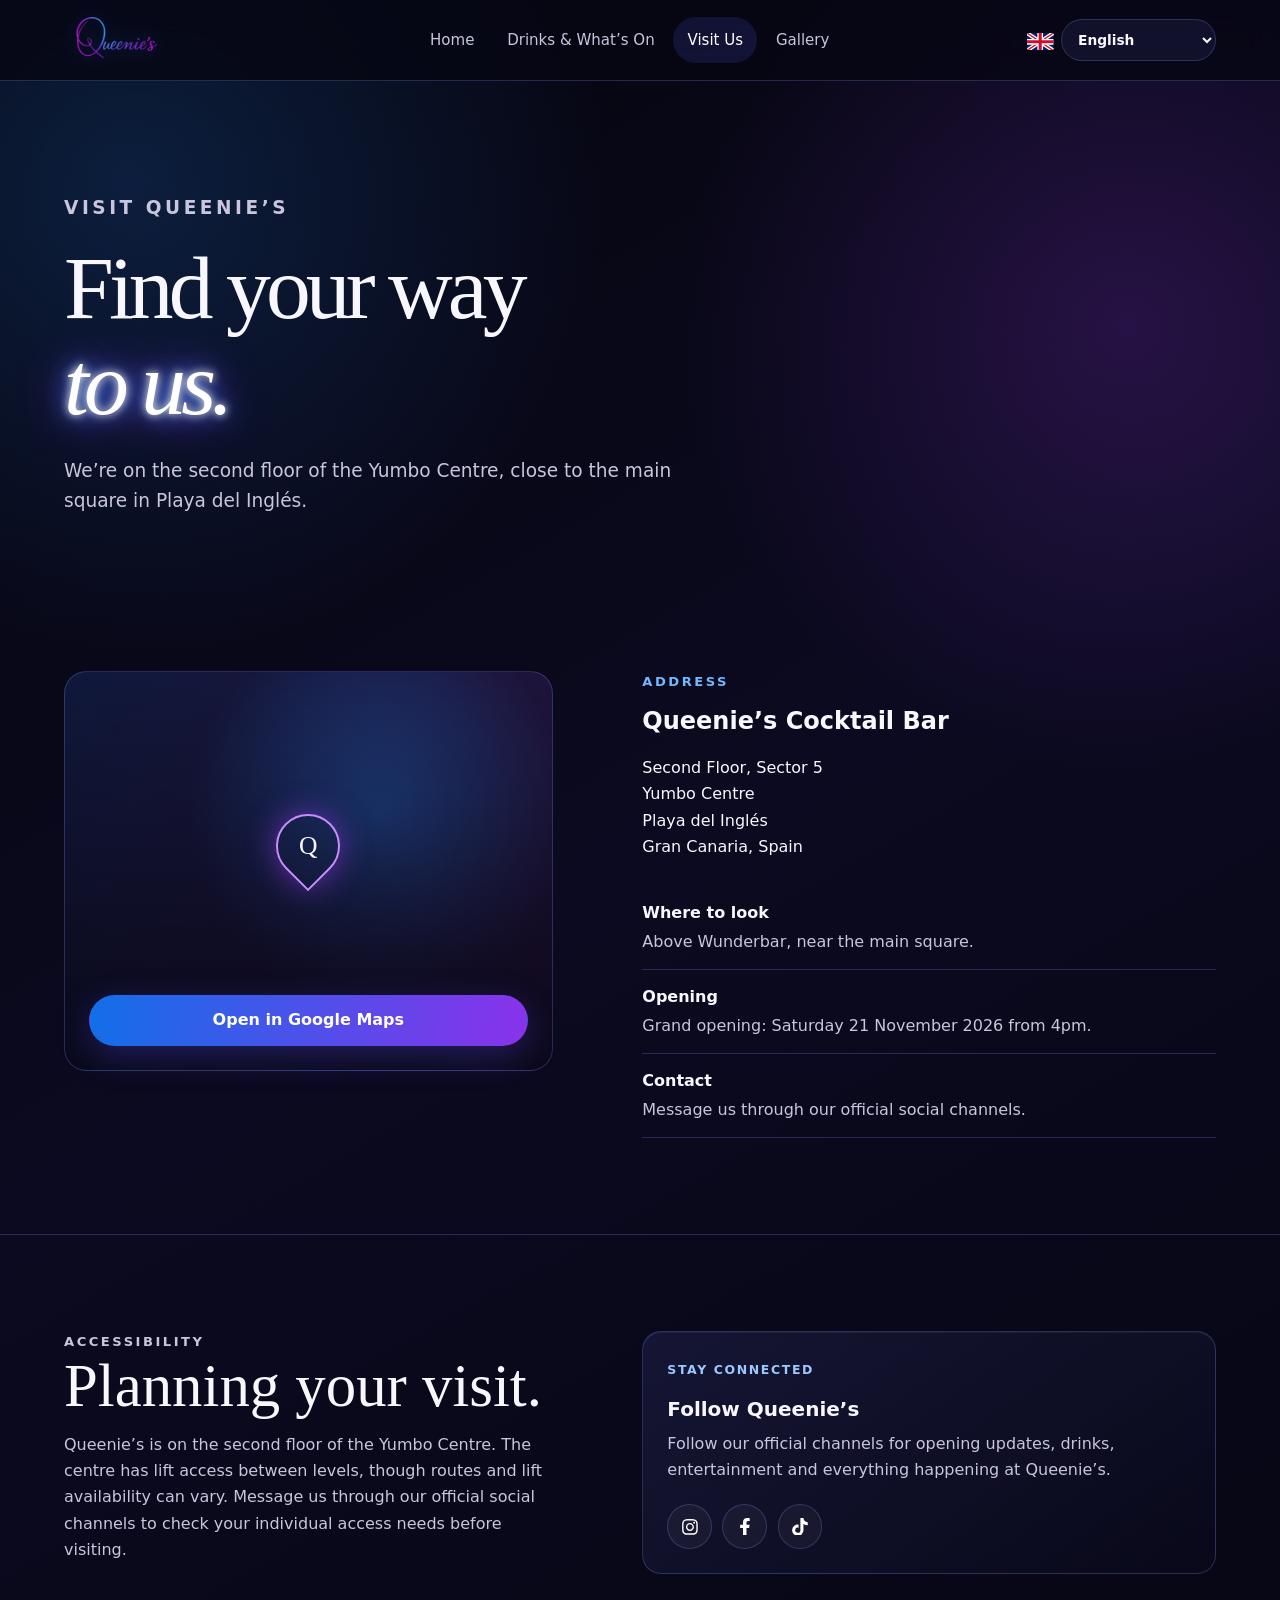
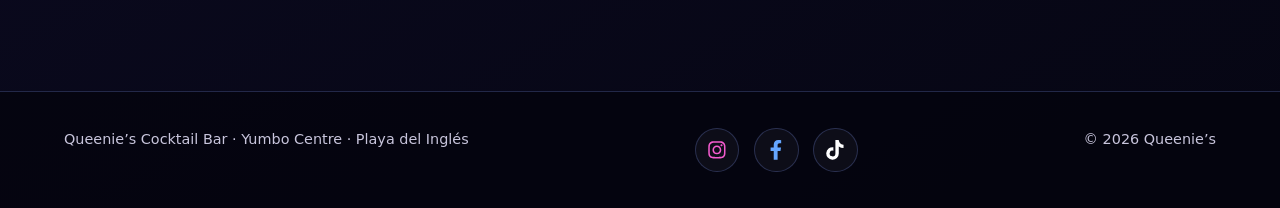
<file: visit.html>
<!doctype html>
<html lang="en">
<head>
  <meta charset="utf-8">
  <meta name="viewport" content="width=device-width, initial-scale=1">
  <meta name="description" content="Find Queenie’s Cocktail Bar on the second floor of the Yumbo Centre in Playa del Inglés, Gran Canaria.">
  <title>Visit Us | Queenie’s Cocktail Bar</title>
  <link rel="icon" type="image/jpeg" href="queenies-q.jpg">
  <link rel="stylesheet" href="styles.css?v=20261120">
</head>
<body>
  <a class="skip-link" href="#main">Skip to content</a>
  <header class="site-header"><div class="nav-wrap"><a class="brand" href="index.html" aria-label="Queenie’s home"><img class="brand-logo" src="queenies-logo.png" alt="Queenie’s"></a><div class="header-controls"><label class="language-picker"><span class="visually-hidden">Language</span><span class="language-flag" data-flag aria-hidden="true">🇬🇧</span><select data-language aria-label="Language"><option value="en">English</option><option value="es">Español</option><option value="de">Deutsch</option><option value="fr">Français</option><option value="nl">Nederlands</option></select></label><button class="menu-button" type="button" aria-expanded="false" aria-controls="primary-nav" aria-label="Open navigation">Menu</button></div><nav class="nav-links" id="primary-nav" aria-label="Primary navigation"><a href="index.html">Home</a><a href="drinks.html">Drinks &amp; What’s On</a><a href="visit.html" aria-current="page">Visit Us</a><a href="gallery.html">Gallery</a></nav></div></header>

  <main id="main">
    <section class="shell page-hero"><p class="eyebrow">Visit Queenie’s</p><h1>Find your way <span class="neon-word">to us.</span></h1><p>We’re on the second floor of the Yumbo Centre, close to the main square in Playa del Inglés.</p></section>

    <section class="section"><div class="shell split"><div class="map-panel" aria-label="Stylised location marker for Queenie’s in the Yumbo Centre"><div class="map-pin" aria-hidden="true"><span>Q</span></div><a class="button button-primary" href="https://maps.app.goo.gl/waJ7aeQH2voZqgFL7?g_st=aw" target="_blank" rel="noopener">Open in Google Maps</a></div><div><p class="eyebrow">Address</p><h2>Queenie’s Cocktail Bar</h2><p>Second Floor, Sector 5<br>Yumbo Centre<br>Playa del Inglés<br>Gran Canaria, Spain</p><ul class="contact-list"><li><strong>Where to look</strong><span>Above Wunderbar, near the main square.</span></li><li><strong>Opening</strong><span>Grand opening: Saturday 21 November 2026 from 4pm.</span></li><li><strong>Contact</strong><span>Message us through our official social channels.</span></li></ul></div></div></section>

    <section class="section"><div class="shell split"><div class="section-heading"><p class="eyebrow">Accessibility</p><h2>Planning your visit.</h2><p>Queenie’s is on the second floor of the Yumbo Centre. The centre has lift access between levels, though routes and lift availability can vary. Message us through our official social channels to check your individual access needs before visiting.</p></div><div><div class="card"><span class="label">Stay connected</span><h3>Follow Queenie’s</h3><p>Follow our official channels for opening updates, drinks, entertainment and everything happening at Queenie’s.</p><div class="social-placeholder" aria-label="Queenie’s social media"><a class="social-pill" href="https://www.instagram.com/queeniesyumbo/" target="_blank" rel="noopener noreferrer">Instagram</a><a class="social-pill" href="https://www.facebook.com/QueeniesYumbo" target="_blank" rel="noopener noreferrer">Facebook</a><a class="social-pill" href="https://www.tiktok.com/@queeniesyumbo" target="_blank" rel="noopener noreferrer">TikTok</a></div></div></div></div></section>
  </main>

  <footer class="site-footer"><div class="footer-wrap"><p>Queenie’s Cocktail Bar · Yumbo Centre · Playa del Inglés</p><nav class="footer-social" aria-label="Social media"><a href="https://www.instagram.com/queeniesyumbo/" target="_blank" rel="noopener noreferrer">Instagram</a><a href="https://www.facebook.com/QueeniesYumbo" target="_blank" rel="noopener noreferrer">Facebook</a><a href="https://www.tiktok.com/@queeniesyumbo" target="_blank" rel="noopener noreferrer">TikTok</a></nav><p>© <span data-year></span> Queenie’s</p></div></footer>
  <script src="launch.js?v=20261120"></script><script src="site.js?v=20261120"></script>
</body>
</html>
</file>
<file: styles.css>
:root {
  color-scheme: dark;
  --ink: #f8f7ff;
  --muted: #c8c5dc;
  --night: #070714;
  --panel: rgba(16, 16, 39, 0.84);
  --blue: #2588ff;
  --blue-soft: #72b7ff;
  --purple: #a73cff;
  --pink: #f151d2;
  --line: rgba(129, 153, 255, 0.24);
  --max: 72rem;
}

/* Launch, translated menu and venue gallery. */
.language-picker { display:inline-flex; align-items:center; gap:.45rem; }
.language-flag { font-size:1.4rem; line-height:1; }
.country-flag { display:inline-block; width:1.65rem; height:1.1rem; vertical-align:middle; border-radius:2px; }
.launch-posters { display:grid; grid-template-columns:repeat(2,minmax(0,1fr)); gap:2rem; }
.launch-posters figure,.gallery-grid figure { margin:0; min-width:0; }
.launch-posters img { display:block; width:100%; height:auto; border-radius:1rem; border:1px solid var(--line); }
.launch-posters figcaption,.gallery-grid figcaption { padding:.8rem 0; color:var(--muted); }
.loyalty img { width:100%; height:auto; border-radius:1rem; border:1px solid var(--line); }
.menu-banner { padding:1.5rem; border:1px solid var(--line); border-radius:1rem; background:linear-gradient(110deg,#11276c80,#7b137580); }
.menu-banner h3 { margin:0 0 1rem; font-size:1.5rem; }
.menu-jumps { display:flex; gap:.6rem; flex-wrap:wrap; }
.menu-jumps a { padding:.5rem .9rem; border:1px solid var(--line); border-radius:2rem; text-decoration:none; background:#08091c; }
.menu-jumps a:hover { border-color:var(--pink); }
.blue-offer { margin:1.5rem 0; padding:1.25rem 1.5rem; border-radius:1rem; background:linear-gradient(110deg,#124bb650,#6520a950); border:1px solid var(--blue); }
.blue-offer strong { font-size:1.2rem; color:#a5d7ff; }
.blue-offer p { margin:.4rem 0 0; }
.menu-category { margin-top:3rem; scroll-margin-top:7rem; }
.menu-category>h2 { display:flex; justify-content:space-between; gap:1rem; align-items:baseline; padding-bottom:.75rem; border-bottom:2px solid var(--purple); }
.menu-category>h2>span { font-size:1rem; font-weight:500; color:var(--muted); }
.menu-drinks { display:grid; grid-template-columns:repeat(2,minmax(0,1fr)); gap:1rem 2rem; }
.menu-drink { padding:1.4rem 0; border-bottom:1px solid var(--line); }
.drink-heading { display:flex; justify-content:space-between; align-items:baseline; gap:1rem; }
.drink-heading h3 { margin:0; font-size:1.2rem; }
.drink-heading strong { white-space:nowrap; color:#dca6ff; }
.menu-drink p { margin:.6rem 0 0; }
.ingredients { font-size:.9rem; color:var(--muted); }
.ingredients span { font-weight:600; }
.other-drinks { display:grid; grid-template-columns:repeat(2,minmax(0,1fr)); gap:1.5rem; margin-top:3rem; align-items:start; }
.drink-list { scroll-margin-top:7rem; }
.drink-list h3 { margin-top:0; }
.drink-list h4 { margin:1rem 0 .3rem; color:#dca6ff; }
.drink-list ul { margin:0; padding:0; list-style:none; }
.drink-list li { display:flex; justify-content:space-between; gap:1.5rem; padding:.6rem 0; border-bottom:1px solid var(--line); }
.drink-list li strong { white-space:nowrap; }
.menu-terms { padding:1rem; text-align:center; color:var(--muted); }
.original-menu { border:1px solid var(--line); border-radius:1rem; padding:1.5rem; }
.original-menu summary { cursor:pointer; font-weight:700; }
.menu-artworks { display:grid; grid-template-columns:repeat(3,minmax(0,1fr)); gap:1rem; margin-top:1rem; }
.menu-artworks img { width:100%; height:auto; }
.gallery-grid { display:grid; grid-template-columns:repeat(2,minmax(0,1fr)); gap:2rem; }
.gallery-grid a { display:block; overflow:hidden; border-radius:1rem; border:1px solid var(--line); }
.gallery-grid img { display:block; width:100%; height:350px; object-fit:cover; transition:transform .25s; }
.gallery-grid a:hover img { transform:scale(1.03); }
.photo-dialog { width:min(96vw,1100px); max-height:95vh; border:1px solid var(--purple); border-radius:1rem; padding:1rem; background:var(--night); color:var(--ink); }
.photo-dialog::backdrop { background:#000d; }
.photo-dialog form { display:flex; justify-content:flex-end; margin-bottom:.7rem; }
.photo-dialog img { display:block; max-width:100%; max-height:72vh; margin:auto; object-fit:contain; }
.photo-dialog p { margin:.6rem 0 0; }
@media(max-width:700px) {
 .launch-posters,.menu-drinks,.other-drinks,.gallery-grid,.menu-artworks { grid-template-columns:1fr; }
 .gallery-grid img { height:280px; }
 .menu-category>h2 { font-size:1.7rem; }
 .menu-banner { padding:1rem; }
 .menu-jumps a { font-size:.9rem; }
}
@media(prefers-reduced-motion:reduce) { .gallery-grid img { transition:none; } }

* { box-sizing: border-box; }

html { scroll-behavior: smooth; }

body {
  margin: 0;
  min-height: 100vh;
  color: var(--ink);
  background:
    radial-gradient(circle at 10% 10%, rgba(37, 136, 255, 0.19), transparent 30rem),
    radial-gradient(circle at 88% 18%, rgba(167, 60, 255, 0.18), transparent 28rem),
    linear-gradient(150deg, #05050d 0%, #0b0a20 48%, #060613 100%);
  font-family: Inter, ui-sans-serif, system-ui, -apple-system, BlinkMacSystemFont, "Segoe UI", sans-serif;
  font-size: 1rem;
  line-height: 1.65;
}

body::before {
  content: "";
  position: fixed;
  inset: 0;
  pointer-events: none;
  opacity: .35;
  background-image: linear-gradient(rgba(255,255,255,.025) 1px, transparent 1px), linear-gradient(90deg, rgba(255,255,255,.025) 1px, transparent 1px);
  background-size: 48px 48px;
  mask-image: linear-gradient(to bottom, black, transparent 78%);
}

a { color: inherit; }

.skip-link {
  position: absolute;
  left: -999px;
  top: 1rem;
  z-index: 20;
  padding: .75rem 1rem;
  border-radius: .5rem;
  color: #090915;
  background: radial-gradient(circle at 40% 30%, rgba(64, 130, 255, .3), rgba(17, 12, 43, .92) 60%);
}

.skip-link:focus { left: 1rem; }

.site-header {
  position: sticky;
  top: 0;
  z-index: 10;
  border-bottom: 1px solid var(--line);
  background: rgba(7, 7, 20, .82);
  backdrop-filter: blur(18px);
}

.nav-wrap {
  width: min(calc(100% - 2rem), var(--max));
  min-height: 5rem;
  margin: 0 auto;
  display: flex;
  align-items: center;
  justify-content: space-between;
  gap: 1.5rem;
}

.brand {
  display: inline-flex;
  align-items: center;
  text-decoration: none;
}

.brand-logo {
  display: block;
  width: 10.5rem;
  height: 3.4rem;
  object-fit: contain;
  object-position: left center;
  filter: drop-shadow(0 0 9px rgba(61, 142, 255, .35));
}

.nav-links { display: flex; align-items: center; gap: .25rem; }

.header-controls { display: flex; align-items: center; gap: .65rem; order: 3; }

.language-picker select {
  min-height: 2.6rem;
  padding: .5rem 2rem .5rem .75rem;
  border: 1px solid var(--line);
  border-radius: 999px;
  color: var(--ink);
  background: #11112b;
  font: inherit;
  font-size: .86rem;
  font-weight: 700;
  cursor: pointer;
}

.language-picker select:hover,
.language-picker select:focus-visible { border-color: var(--blue-soft); outline: none; }

.visually-hidden {
  position: absolute;
  width: 1px;
  height: 1px;
  padding: 0;
  margin: -1px;
  overflow: hidden;
  clip: rect(0, 0, 0, 0);
  white-space: nowrap;
  border: 0;
}

.nav-links a {
  padding: .65rem .9rem;
  border-radius: 999px;
  color: var(--muted);
  font-size: .94rem;
  text-decoration: none;
}

.nav-links a:hover,
.nav-links a:focus-visible,
.nav-links a[aria-current="page"] {
  color: white;
  background: rgba(94, 103, 255, .14);
  outline: none;
}

.menu-button { display: none; }

main { position: relative; }

.shell { width: min(calc(100% - 2rem), var(--max)); margin: 0 auto; }

.hero {
  min-height: calc(100vh - 5rem);
  display: grid;
  grid-template-columns: 1.15fr .85fr;
  align-items: center;
  gap: clamp(2rem, 6vw, 6rem);
  padding: 5rem 0;
}

.eyebrow {
  margin: 0 0 1rem;
  color: var(--blue-soft);
  font-size: .82rem;
  font-weight: 800;
  letter-spacing: .19em;
  text-transform: uppercase;
}

h1, h2, h3 { margin-top: 0; line-height: 1.08; }

h1 {
  max-width: 12ch;
  margin-bottom: 1.4rem;
  font-family: Georgia, "Times New Roman", serif;
  font-size: clamp(3.2rem, 8vw, 7rem);
  font-weight: 500;
  letter-spacing: -.055em;
}

.hero-lead {
  display: block;
  margin-bottom: .15rem;
}

.hero-logo {
  display: block;
  width: min(100%, 35rem);
  height: auto;
  margin: -.6rem 0 .5rem;
  filter: drop-shadow(0 0 14px rgba(46, 139, 255, .35)) drop-shadow(0 0 24px rgba(174, 53, 255, .2));
}

.neon-word {
  display: block;
  color: #fff;
  font-style: italic;
  text-shadow: 0 0 10px #fff, 0 0 24px var(--blue), 0 0 48px var(--purple);
}

.hero-copy {
  max-width: 40rem;
  margin: 0 0 2rem;
  color: var(--muted);
  font-size: clamp(1.08rem, 2vw, 1.3rem);
}

.actions { display: flex; flex-wrap: wrap; gap: .8rem; }

.button {
  display: inline-flex;
  align-items: center;
  justify-content: center;
  min-height: 3rem;
  padding: .72rem 1.15rem;
  border: 1px solid transparent;
  border-radius: 999px;
  font-weight: 750;
  text-decoration: none;
  transition: transform .2s ease, box-shadow .2s ease, background .2s ease;
}

.button:hover { transform: translateY(-2px); }

.button-primary {
  color: white;
  background: linear-gradient(100deg, #126fe8, #8a32eb);
  box-shadow: 0 10px 34px rgba(82, 75, 255, .3);
}

.button-secondary { border-color: var(--line); background: rgba(255,255,255,.045); }

.feature-orbit {
  position: relative;
  aspect-ratio: 1;
  display: grid;
  place-items: center;
}

.feature-orbit::before,
.feature-orbit::after {
  content: "";
  position: absolute;
  border-radius: 50%;
  border: 1px solid rgba(105, 125, 255, .3);
}

.feature-orbit::before { inset: 3%; animation: spin 24s linear infinite; border-top-color: var(--pink); }
.feature-orbit::after { inset: 15%; animation: spin 18s linear infinite reverse; border-right-color: var(--blue); }

@keyframes spin { to { transform: rotate(360deg); } }

.q-display {
  position: relative;
  z-index: 1;
  width: 62%;
  aspect-ratio: 1;
  display: grid;
  place-items: center;
  border: 3px solid #a868ff;
  border-radius: 50%;
  overflow: hidden;
  background: white;
  box-shadow: 0 0 30px rgba(35, 136, 255, .5), 0 0 70px rgba(167, 60, 255, .28), inset 0 0 45px rgba(37,136,255,.2);
}

.q-logo {
  width: 88%;
  height: 88%;
  object-fit: contain;
  filter: drop-shadow(0 0 12px rgba(47, 142, 255, .35));
}

.status-card {
  position: absolute;
  z-index: 2;
  right: 0;
  bottom: 12%;
  max-width: 15rem;
  padding: 1rem 1.15rem;
  border: 1px solid rgba(132, 132, 255, .32);
  border-radius: 1rem;
  background: rgba(10, 10, 27, .9);
  box-shadow: 0 20px 45px rgba(0,0,0,.35);
}

.status-card strong { display: block; margin-bottom: .15rem; }
.status-card span { color: var(--muted); font-size: .9rem; }

.page-hero { padding: clamp(4rem, 9vw, 7rem) 0 2.5rem; }
.page-hero h1 { max-width: 13ch; font-size: clamp(3rem, 7vw, 6rem); }
.page-hero p { max-width: 42rem; color: var(--muted); font-size: 1.16rem; }

.section { padding: clamp(3.5rem, 8vw, 6rem) 0; }
.section + .section { border-top: 1px solid var(--line); }

.section-heading { max-width: 43rem; margin-bottom: 2rem; }
.section-heading h2 { margin-bottom: .8rem; font-family: Georgia, serif; font-size: clamp(2.1rem, 5vw, 3.8rem); font-weight: 500; }
.section-heading p { margin: 0; color: var(--muted); }

.cards { display: grid; grid-template-columns: repeat(3, 1fr); gap: 1rem; }

.card {
  min-height: 13rem;
  padding: 1.5rem;
  border: 1px solid var(--line);
  border-radius: 1.2rem;
  background: linear-gradient(145deg, rgba(25, 26, 59, .8), rgba(10, 10, 27, .72));
  box-shadow: inset 0 1px rgba(255,255,255,.05);
}

.card h3 { margin-bottom: .65rem; font-size: 1.25rem; }
.card p { margin: 0; color: var(--muted); }
.card .label { display: inline-block; margin-bottom: 1.1rem; color: #9bc8ff; font-size: .78rem; font-weight: 800; letter-spacing: .13em; text-transform: uppercase; }

.split { display: grid; grid-template-columns: .92fr 1.08fr; gap: clamp(2rem, 7vw, 6rem); align-items: start; }

.hours {
  overflow: hidden;
  border: 1px solid var(--line);
  border-radius: 1.2rem;
  background: var(--panel);
}

.hours-row { display: flex; justify-content: space-between; gap: 1rem; padding: 1rem 1.2rem; }
.hours-row + .hours-row { border-top: 1px solid var(--line); }
.hours-row span:last-child { color: var(--blue-soft); font-weight: 700; text-align: right; }

.note { padding: 1rem 1.15rem; border-left: 3px solid var(--purple); color: var(--muted); background: rgba(167,60,255,.08); }

.event-feature {
  padding: clamp(1.5rem, 4vw, 2.5rem);
  border: 1px solid rgba(178, 85, 255, .4);
  border-radius: 1.5rem;
  background:
    radial-gradient(circle at 90% 10%, rgba(241,81,210,.2), transparent 18rem),
    linear-gradient(130deg, rgba(21,37,88,.9), rgba(46,15,70,.86));
}

.event-feature h2 { margin-bottom: .7rem; font-family: Georgia, serif; font-size: clamp(2rem, 5vw, 4rem); font-weight: 500; }
.event-feature p { max-width: 44rem; color: #dedbf0; }

.map-panel {
  min-height: 25rem;
  display: flex;
  flex-direction: column;
  justify-content: flex-end;
  padding: 1.5rem;
  border: 1px solid var(--line);
  border-radius: 1.4rem;
  background:
    linear-gradient(rgba(7,7,20,.08), rgba(7,7,20,.88)),
    radial-gradient(circle at 65% 35%, rgba(36, 137, 255, .42), transparent 12rem),
    linear-gradient(125deg, #101a3f, #2a123e);
}

.map-pin { width: 4rem; height: 4rem; margin: auto; display: grid; place-items: center; border: 2px solid #c88cff; border-radius: 50% 50% 50% 0; transform: rotate(-45deg); box-shadow: 0 0 30px rgba(167,60,255,.55); }
.map-pin span { transform: rotate(45deg); font-family: Georgia, serif; font-size: 1.6rem; }

.contact-list { list-style: none; margin: 1.6rem 0 0; padding: 0; }
.contact-list li { padding: .85rem 0; border-bottom: 1px solid var(--line); }
.contact-list strong { display: block; margin-bottom: .2rem; }
.contact-list span, .contact-list a { color: var(--muted); }

.social-placeholder { display: flex; flex-wrap: wrap; gap: .65rem; margin-top: 1.3rem; }
.social-pill { padding: .58rem .85rem; border: 1px solid var(--line); border-radius: 999px; color: var(--muted); font-size: .9rem; text-decoration: none; transition: color .2s ease, border-color .2s ease, background .2s ease; }
.social-pill:hover, .social-pill:focus-visible { color: #fff; border-color: var(--purple); background: rgba(187, 0, 255, .12); }

.site-footer { border-top: 1px solid var(--line); background: rgba(4,4,12,.7); }
.footer-wrap { width: min(calc(100% - 2rem), var(--max)); margin: 0 auto; padding: 2.2rem 0; display: flex; justify-content: space-between; gap: 1.5rem; color: var(--muted); font-size: .9rem; }
.footer-wrap p { margin: 0; }
.footer-social { display: flex; flex-wrap: wrap; justify-content: center; gap: .9rem; }
.footer-social a { color: var(--muted); text-decoration: none; }
.footer-social a:hover, .footer-social a:focus-visible { color: #fff; }
.social-icon-link { width: 2.8rem; height: 2.8rem; display: inline-flex; align-items: center; justify-content: center; padding: .72rem; border: 1px solid var(--line); border-radius: 50%; color: #fff; background: rgba(255,255,255,.04); transition: transform .2s ease, border-color .2s ease, box-shadow .2s ease; }
.social-icon-link svg { width: 100%; height: 100%; display: block; fill: currentColor; }
.social-icon-link.instagram { color: #f45bce; }
.social-icon-link.facebook { color: #65a6ff; }
.social-icon-link.tiktok { color: #fff; text-shadow: 1px 1px #ff2d95, -1px -1px #25f4ee; }
.social-icon-link:hover, .social-icon-link:focus-visible { transform: translateY(-2px); border-color: currentColor; box-shadow: 0 0 20px color-mix(in srgb, currentColor 35%, transparent); }
.social-placeholder .social-icon-link { padding: .78rem; color: #fff; }
.coming-soon { display: inline-block; margin-left: .35rem; font-size: .58em; font-weight: 700; letter-spacing: .08em; text-transform: uppercase; color: var(--pink); vertical-align: middle; }

@media (max-width: 980px) {
  .nav-wrap { min-height: 4.5rem; }
  .menu-button { display: inline-flex; width: 2.8rem; height: 2.8rem; align-items: center; justify-content: center; border: 1px solid var(--line); border-radius: 50%; color: white; background: transparent; font: inherit; }
  .header-controls { margin-left: auto; }
  .language-picker select { width: 6.5rem; }
  .nav-links { position: absolute; top: calc(100% + 1px); left: 0; right: 0; display: none; padding: .75rem 1rem 1rem; flex-direction: column; align-items: stretch; background: rgba(7,7,20,.97); border-bottom: 1px solid var(--line); }
  .nav-links.open { display: flex; }
  .nav-links a { text-align: center; }
  .brand-logo { width: 8.8rem; height: 3rem; }
  .hero { min-height: auto; grid-template-columns: 1fr; padding: 4rem 0; }
  .hero-copy { font-size: 1.05rem; }
  .feature-orbit { width: min(100%, 26rem); margin: 0 auto; }
  .cards, .split { grid-template-columns: 1fr; }
  .card { min-height: auto; }
  .page-hero { padding-top: 3.5rem; }
  .footer-wrap { flex-direction: column; }
}

@media (max-width: 460px) {
  .nav-wrap { gap:.5rem; }
  .brand-logo { width:6rem; }
  .header-controls { gap:.4rem; }
  .language-picker { gap:.3rem; }
  .language-picker select { width:6rem; padding-left:.5rem; padding-right:1rem; }
  .language-flag { font-size:1.2rem; }
  .menu-button { width:2.5rem; height:2.5rem; font-size:.85rem; }
}

@media (prefers-reduced-motion: reduce) {
  *, *::before, *::after { scroll-behavior: auto !important; animation-duration: .01ms !important; animation-iteration-count: 1 !important; }
}
</file>
